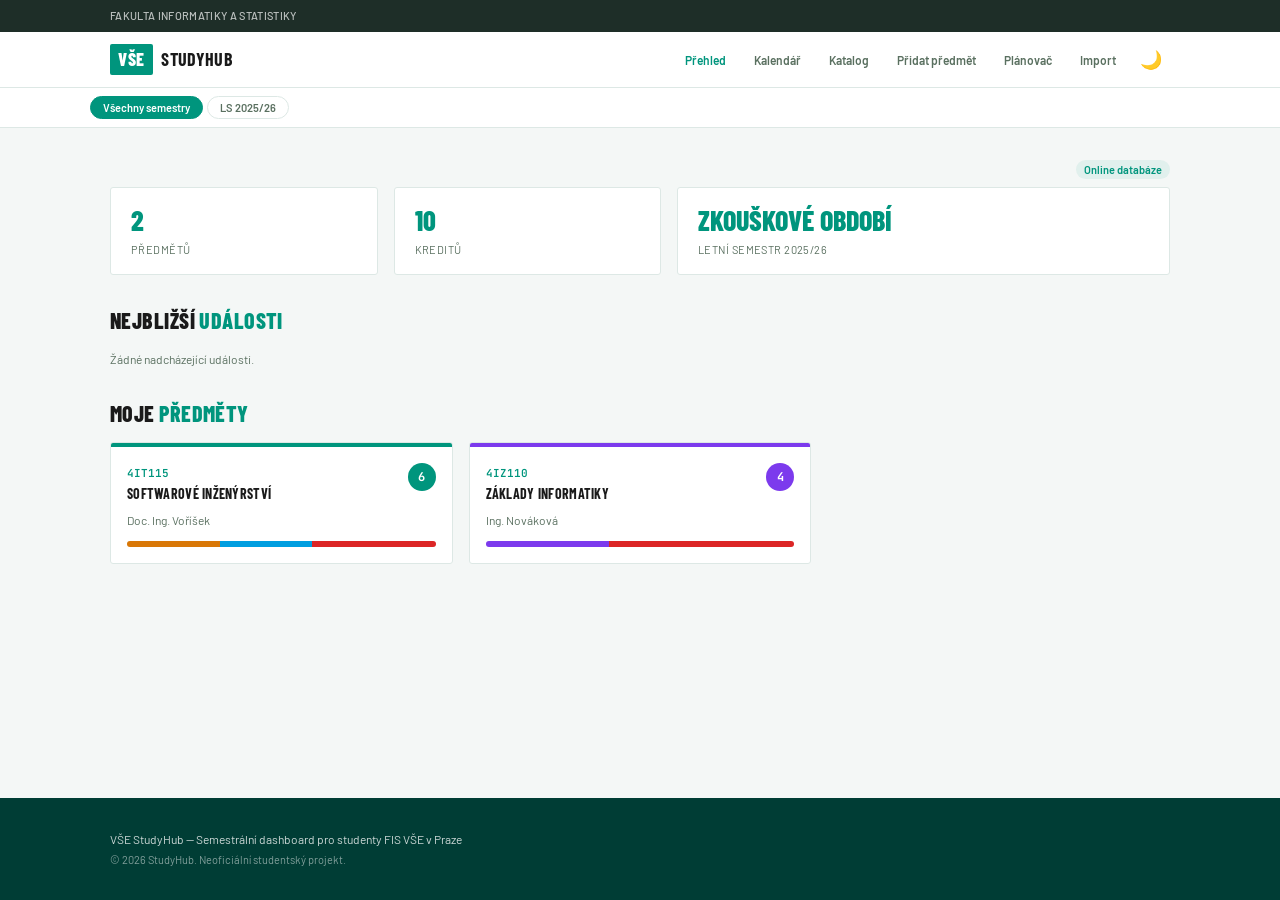
<file: index.html>
<!DOCTYPE html>
<html lang="cs">
<head>
  <meta charset="UTF-8">
  <meta name="viewport" content="width=device-width, initial-scale=1.0">
  <title>VŠE StudyHub</title>
  <meta name="description" content="Semestrální dashboard pro studenty FIS VŠE v Praze. Přehled předmětů, podmínek, termínů a AI plánovač zkouškového.">
  <meta property="og:title" content="VŠE StudyHub">
  <meta property="og:description" content="Semestrální dashboard pro studenty FIS VŠE. Předměty, termíny, podmínky a AI plánovač na jednom místě.">
  <meta property="og:type" content="website">
  <meta name="theme-color" content="#00957d">
  <link rel="icon" href="favicon.svg" type="image/svg+xml">

  <!-- Google Fonts -->
  <link rel="preconnect" href="https://fonts.googleapis.com">
  <link rel="preconnect" href="https://fonts.gstatic.com" crossorigin>
  <link href="https://fonts.googleapis.com/css2?family=Barlow:wght@400;500;600;700&family=Barlow+Condensed:wght@600;700;800&family=JetBrains+Mono:wght@400;500;600&display=swap" rel="stylesheet">

  <!-- Styles -->
  <link rel="stylesheet" href="css/variables.css">
  <link rel="stylesheet" href="css/base.css">
  <link rel="stylesheet" href="css/components.css">
  <link rel="stylesheet" href="css/dashboard.css">
  <link rel="stylesheet" href="css/course-detail.css">
  <link rel="stylesheet" href="css/form.css">
  <link rel="stylesheet" href="css/calendar.css">
  <link rel="stylesheet" href="css/planner.css">
  <link rel="stylesheet" href="css/import.css">
  <link rel="stylesheet" href="css/catalog.css">
</head>
<body>

  <!-- Top utility bar -->
  <div class="topbar">
    <div class="page">
      <span class="topbar__text">Fakulta informatiky a statistiky</span>
    </div>
  </div>

  <!-- Navbar -->
  <nav class="navbar">
    <div class="page navbar__inner">
      <a href="#/" class="navbar__brand">
        <span class="navbar__logo">VŠE</span>
        <span class="navbar__title">StudyHub</span>
      </a>
      <div class="navbar__nav">
        <a href="#/" class="navbar__link navbar__link--active">Přehled</a>
        <a href="#/calendar" class="navbar__link">Kalendář</a>
        <a href="#/browse" class="navbar__link">Katalog</a>
        <a href="#/course/new" class="navbar__link">Přidat předmět</a>
        <a href="#/planner" class="navbar__link">Plánovač</a>
        <a href="#/import" class="navbar__link">Import</a>
        <button class="navbar__theme-toggle" id="theme-toggle" type="button" title="Přepnout tmavý/světlý režim"></button>
      </div>
    </div>
  </nav>

  <!-- Semester switcher -->
  <div class="semester-bar" id="semester-bar" style="display:none">
    <div class="page semester-bar__inner">
      <div class="semester-bar__tabs" id="semester-tabs"></div>
    </div>
  </div>

  <!-- Main content -->
  <main id="app" class="page">
    <noscript>
      <div style="padding:2rem;text-align:center">
        <h2>VŠE StudyHub vyžaduje JavaScript</h2>
        <p>Povolit JavaScript v prohlížeči pro zobrazení aplikace.</p>
      </div>
    </noscript>
  </main>

  <!-- Footer -->
  <footer class="footer">
    <div class="page">
      <p class="footer__text">VŠE StudyHub &mdash; Semestrální dashboard pro studenty FIS VŠE v Praze</p>
      <p class="footer__copy">&copy; 2026 StudyHub. Neoficiální studentský projekt.</p>
    </div>
  </footer>

  <script type="module" src="js/app.js"></script>
</body>
</html>
</file>
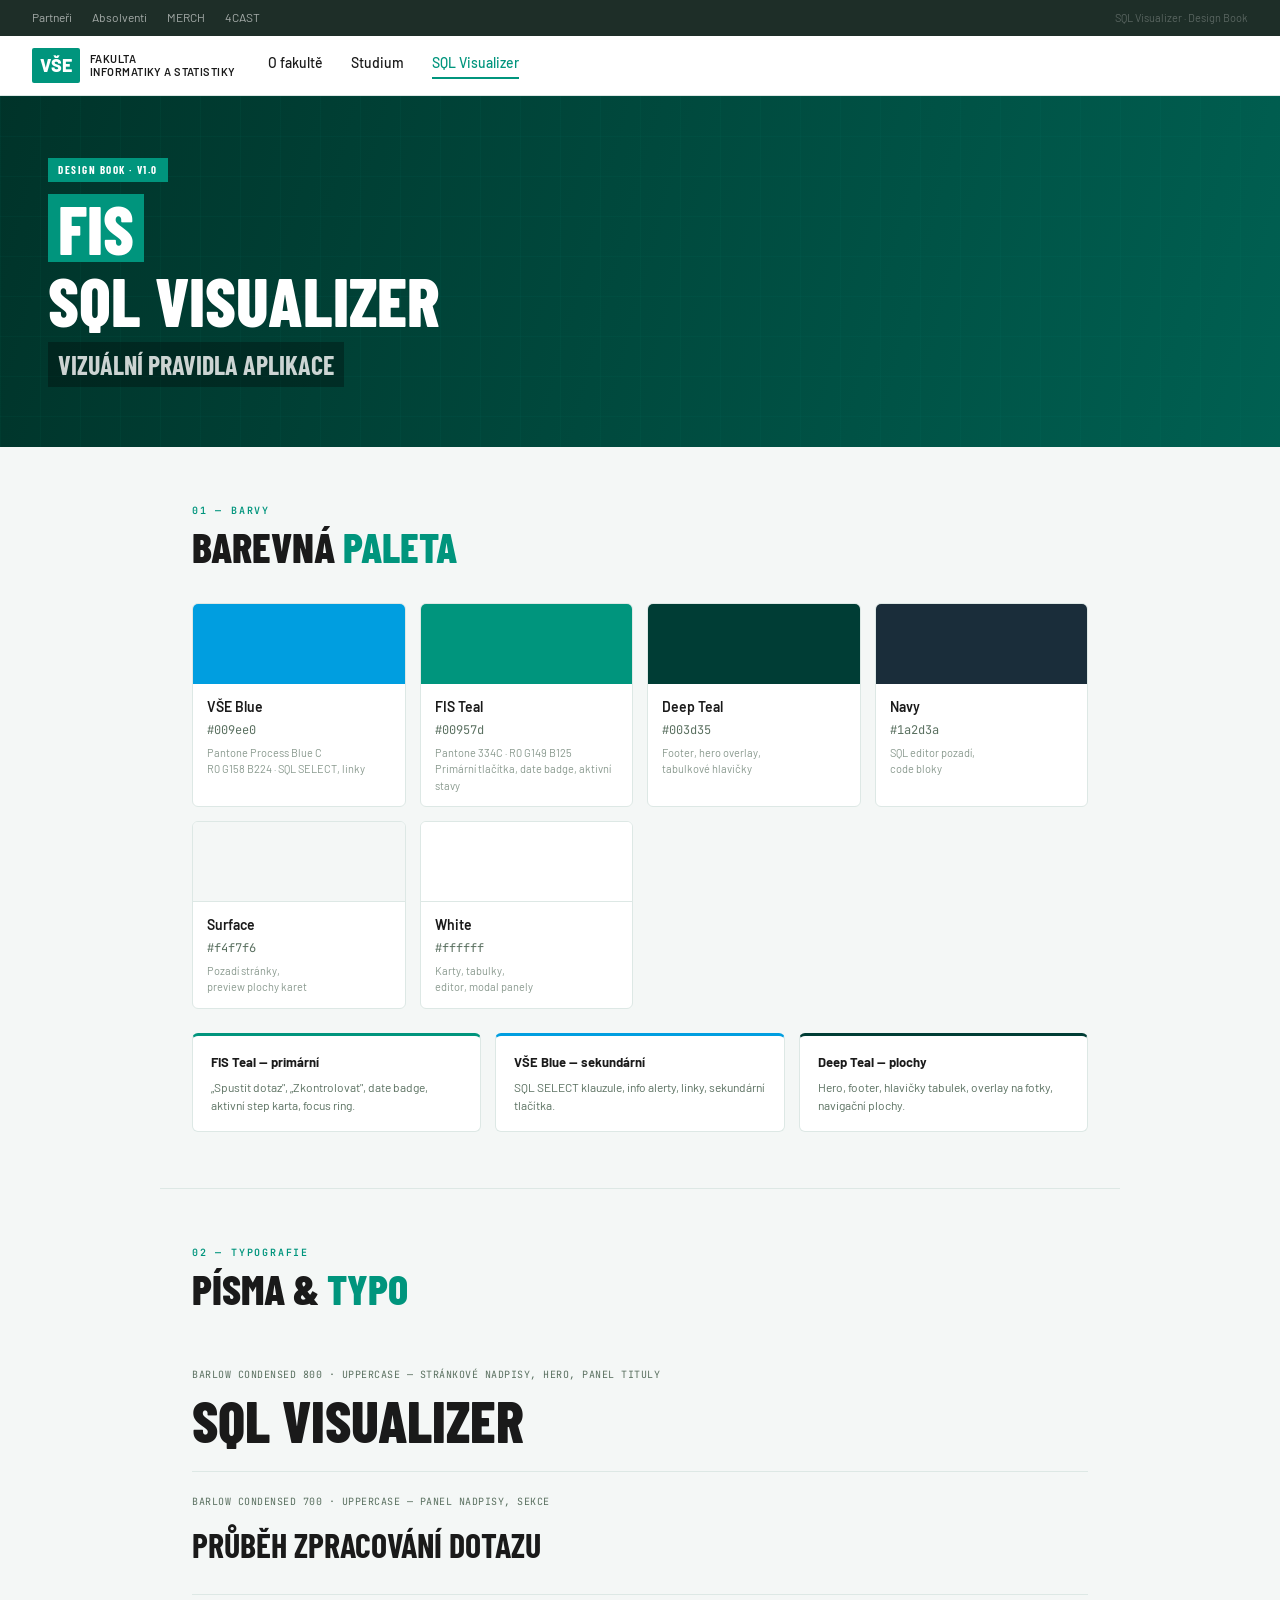
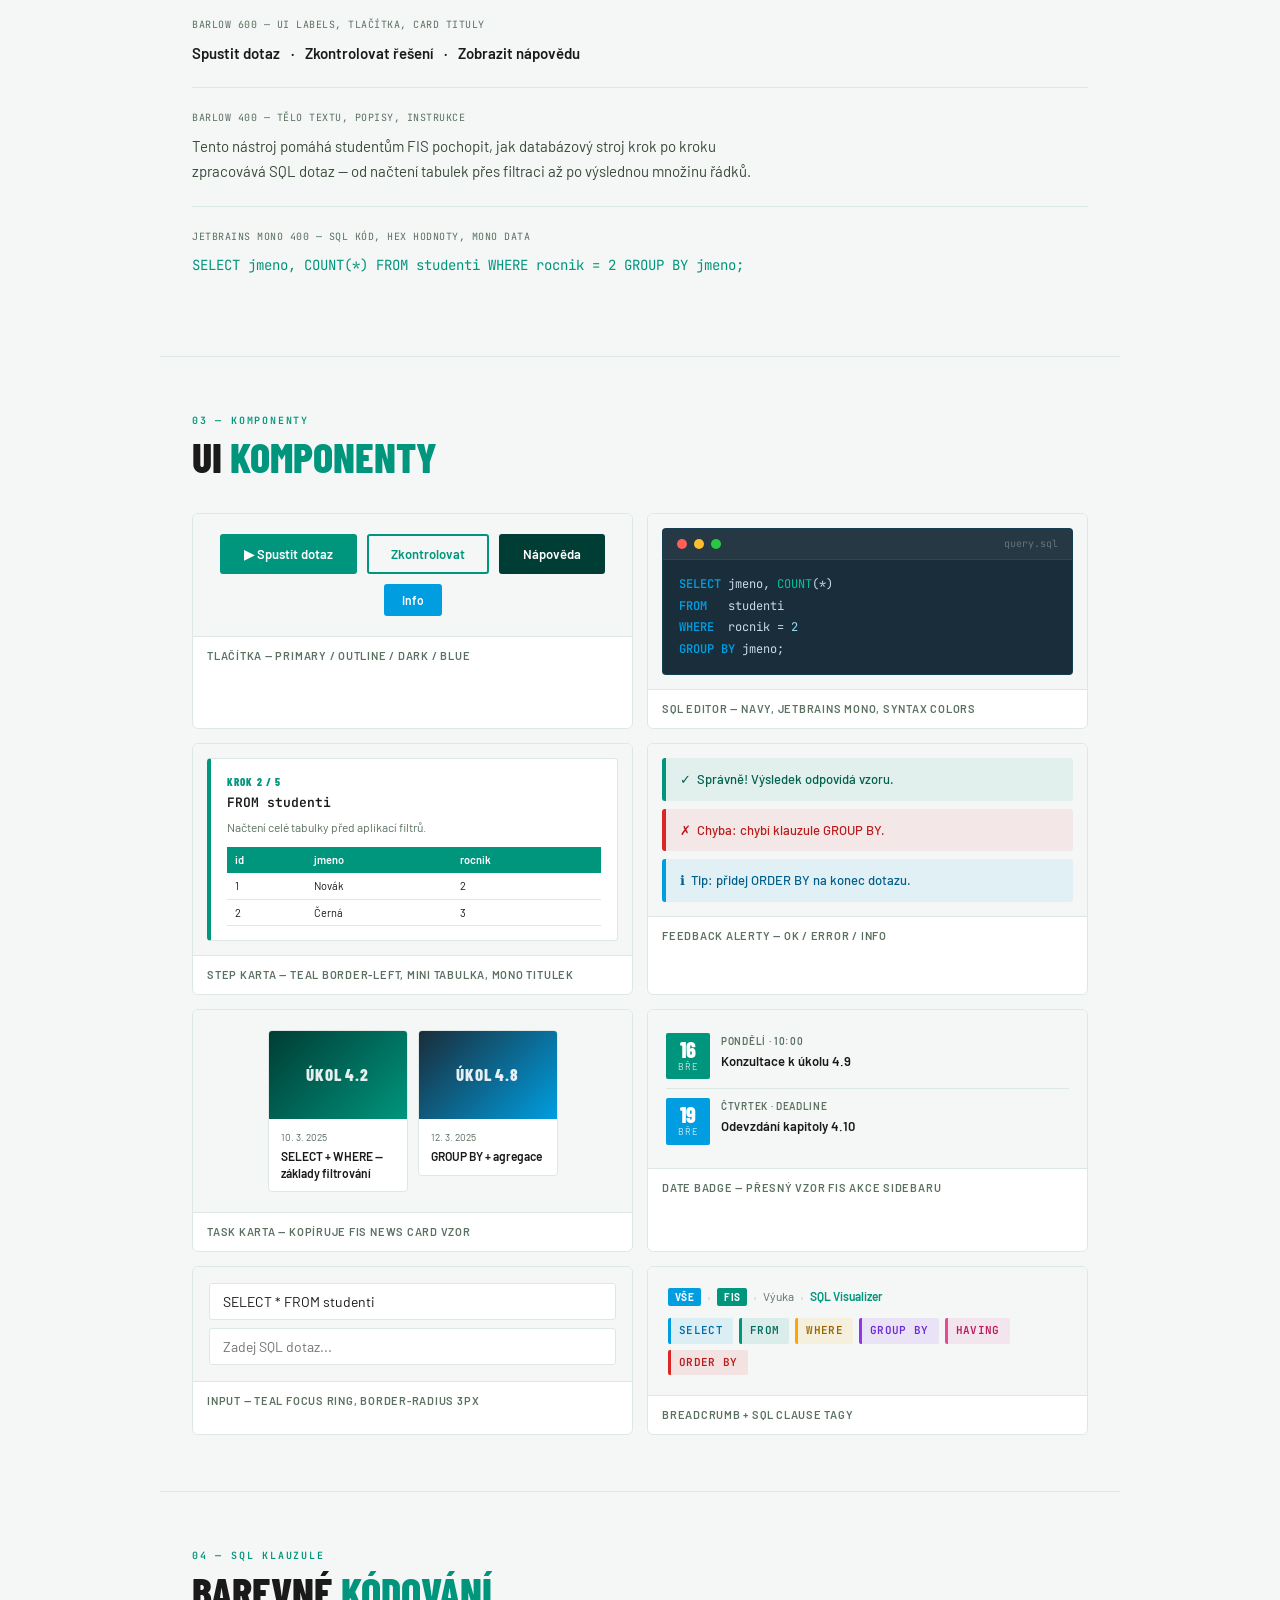
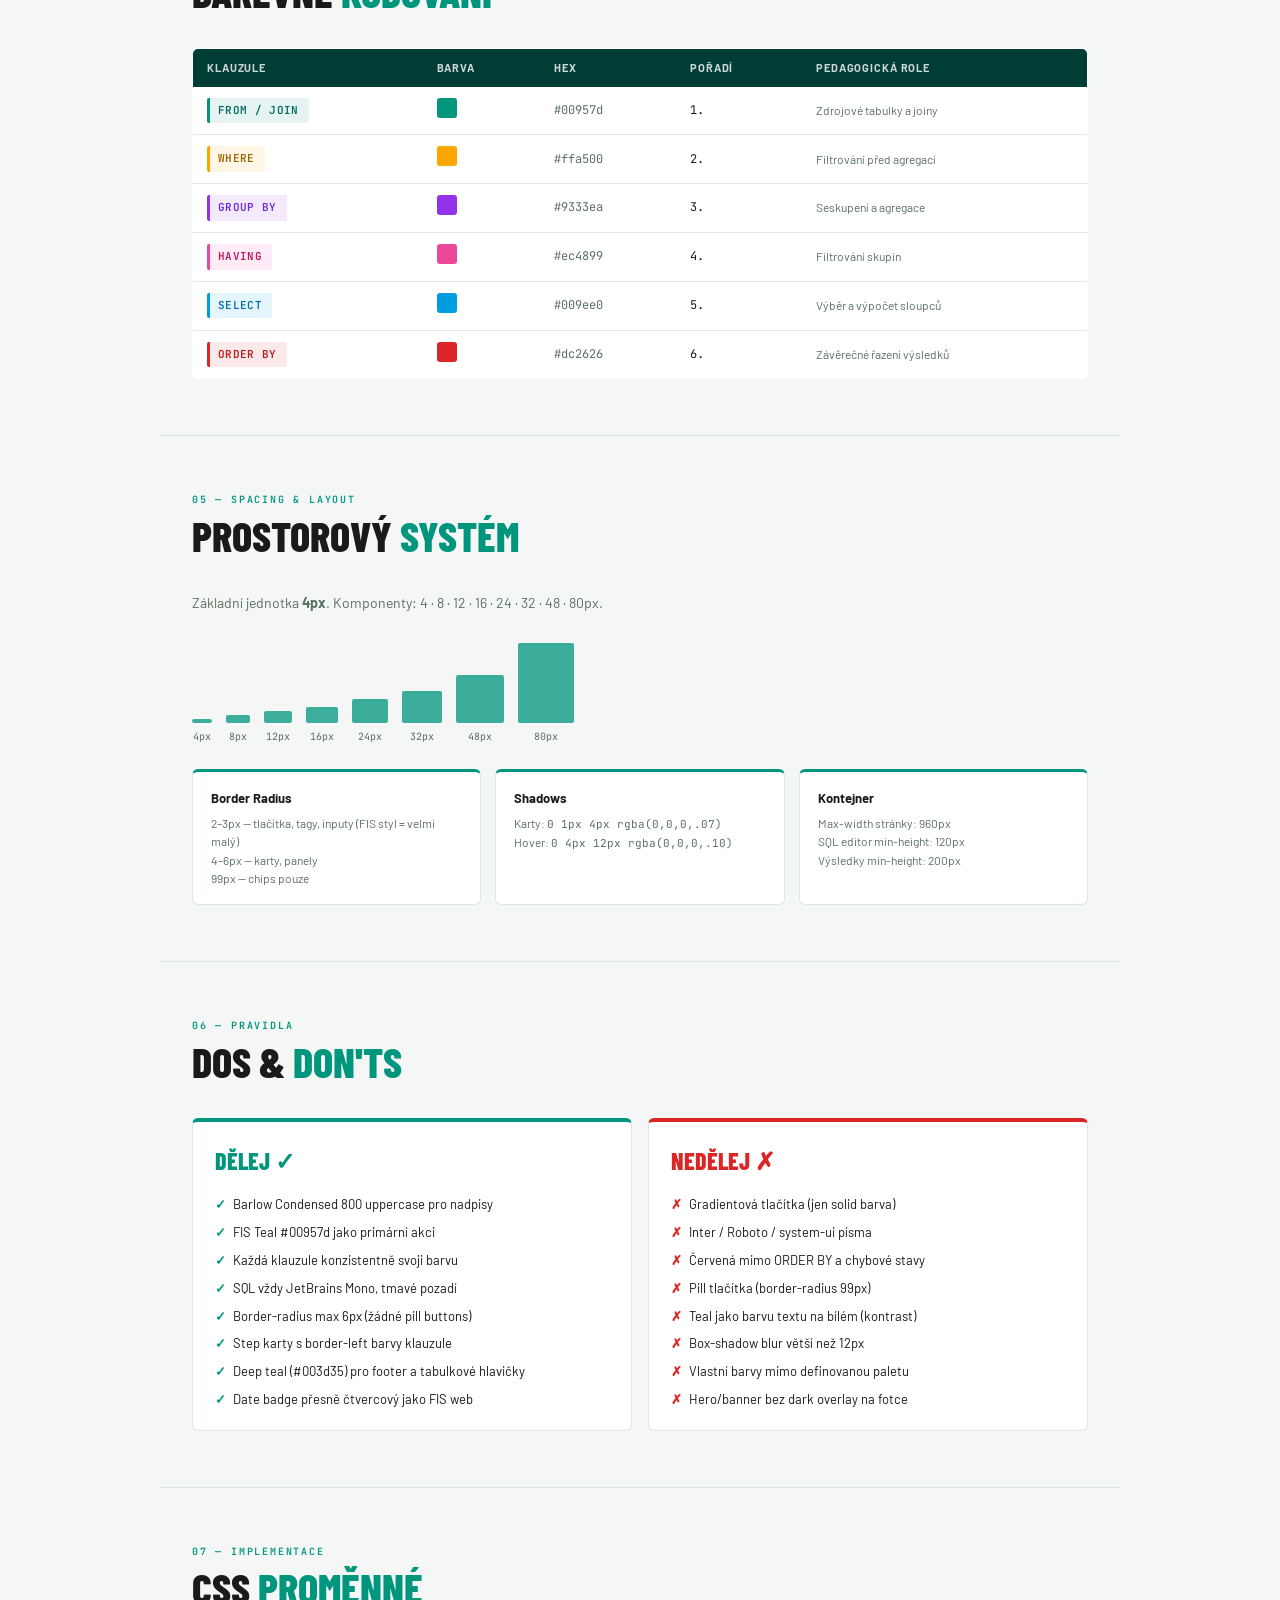
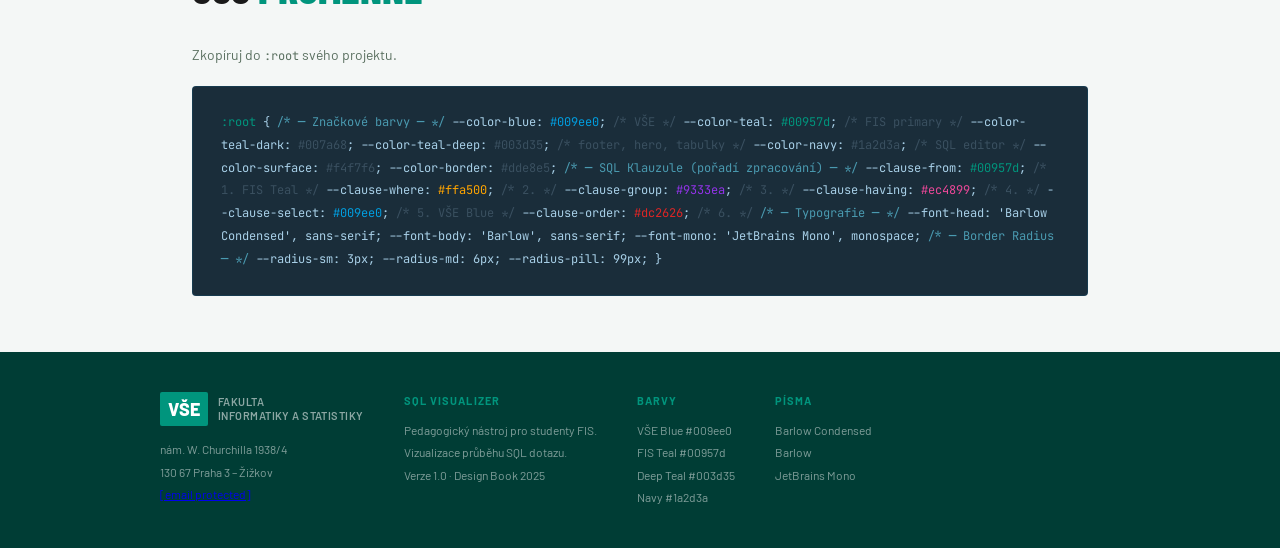
<file: docs/fis-design-book.html>
<!DOCTYPE html>
<html lang="cs">
<head>
<meta charset="UTF-8">
<meta name="viewport" content="width=device-width, initial-scale=1.0">
<title>FIS VŠE — Design Book</title>
<link href="https://fonts.googleapis.com/css2?family=Barlow+Condensed:wght@600;700;800&family=Barlow:wght@400;500;600&family=JetBrains+Mono:wght@400;600&display=swap" rel="stylesheet">
<style>
  :root {
    --blue:       #009ee0;
    --teal:       #00957d;
    --teal-dark:  #007a68;
    --teal-deep:  #003d35;
    --navy:       #1a2d3a;
    --dark-nav:   #1e2e28;
    --white:      #ffffff;
    --off-white:  #f4f7f6;
    --muted:      #5a7060;
    --text:       #1a1a1a;
    --border:     #dde8e5;
    --font-head:  'Barlow Condensed', sans-serif;
    --font-body:  'Barlow', sans-serif;
    --font-mono:  'JetBrains Mono', monospace;
  }
  *, *::before, *::after { box-sizing: border-box; margin: 0; padding: 0; }
  body { font-family: var(--font-body); background: var(--off-white); color: var(--text); font-size: 15px; line-height: 1.6; }

  /* TOPBAR */
  .topbar { background: var(--dark-nav); color: rgba(255,255,255,.65); font-size: 12px; padding: 0 32px; display: flex; align-items: center; justify-content: space-between; height: 36px; }
  .topbar a { color: rgba(255,255,255,.6); text-decoration: none; margin-right: 20px; }

  /* NAVBAR */
  .navbar { background: #fff; border-bottom: 1px solid var(--border); padding: 0 32px; display: flex; align-items: center; gap: 32px; height: 60px; }
  .logo { display: flex; align-items: center; gap: 10px; text-decoration: none; }
  .logo-vse { background: var(--teal); color: #fff; font-weight: 800; font-size: 18px; padding: 3px 8px; border-radius: 2px; }
  .logo-faculty { font-size: 11px; font-weight: 600; text-transform: uppercase; letter-spacing: .04em; color: var(--text); line-height: 1.25; }
  .nav-links { display: flex; gap: 28px; }
  .nav-links a { font-size: 14px; font-weight: 500; color: var(--text); text-decoration: none; }
  .nav-links a.active { color: var(--teal); border-bottom: 2px solid var(--teal); padding-bottom: 2px; }

  /* HERO */
  .hero { background: var(--teal-deep); position: relative; overflow: hidden; padding: 60px 48px; display: flex; align-items: flex-end; min-height: 210px; }
  .hero::before { content: ''; position: absolute; inset: 0; background: linear-gradient(105deg, rgba(0,50,40,.9) 0%, rgba(0,149,125,.4) 100%); }
  .hero-grid { position: absolute; inset: 0; background-image: linear-gradient(rgba(0,149,125,.06) 1px, transparent 1px), linear-gradient(90deg, rgba(0,149,125,.06) 1px, transparent 1px); background-size: 40px 40px; }
  .hero-content { position: relative; }
  .hero-eyebrow { display: inline-block; background: var(--teal); color: #fff; font-family: var(--font-head); font-size: 11px; font-weight: 700; letter-spacing: .14em; text-transform: uppercase; padding: 3px 10px; margin-bottom: 12px; }
  .hero h1 { font-family: var(--font-head); font-size: 68px; font-weight: 800; text-transform: uppercase; color: #fff; line-height: 1.0; }
  .hero h1 span { display: block; background: var(--teal); padding: 0 10px; width: fit-content; margin-bottom: 4px; }
  .hero-sub { font-family: var(--font-head); font-size: 26px; font-weight: 700; text-transform: uppercase; color: rgba(255,255,255,.8); margin-top: 8px; background: rgba(0,0,0,.3); padding: 2px 10px; width: fit-content; }

  /* LAYOUT */
  .page { max-width: 960px; margin: 0 auto; }
  .section { padding: 56px 32px; }
  .section + .section { border-top: 1px solid var(--border); }
  .section-index { font-family: var(--font-mono); font-size: 10px; font-weight: 600; color: var(--teal); text-transform: uppercase; letter-spacing: .18em; margin-bottom: 6px; }
  .section-title { font-family: var(--font-head); font-size: 42px; font-weight: 800; text-transform: uppercase; color: var(--text); line-height: 1.0; margin-bottom: 36px; }
  .section-title .accent { color: var(--teal); }

  /* COLORS */
  .color-grid { display: grid; grid-template-columns: repeat(auto-fill, minmax(185px, 1fr)); gap: 14px; }
  .swatch { border-radius: 6px; overflow: hidden; border: 1px solid var(--border); background: #fff; }
  .swatch-bar { height: 80px; }
  .swatch-body { padding: 12px 14px; }
  .swatch-name { font-weight: 600; font-size: 14px; }
  .swatch-hex  { font-family: var(--font-mono); font-size: 12px; color: var(--muted); margin-top: 2px; }
  .swatch-use  { font-size: 11px; color: #8a9a8f; margin-top: 5px; line-height: 1.5; }
  .role-row { display: flex; flex-wrap: wrap; gap: 14px; margin-top: 24px; }
  .role-card { flex: 1 1 200px; background: #fff; border: 1px solid var(--border); border-radius: 6px; padding: 16px 18px; border-top: 3px solid var(--teal); }
  .role-card h4 { font-size: 13px; font-weight: 700; margin-bottom: 5px; }
  .role-card p  { font-size: 12px; color: var(--muted); line-height: 1.55; }

  /* TYPOGRAPHY */
  .type-item { padding: 22px 0; border-bottom: 1px solid var(--border); }
  .type-item:last-child { border-bottom: none; }
  .type-meta { font-family: var(--font-mono); font-size: 10px; color: var(--muted); margin-bottom: 8px; letter-spacing:.05em; text-transform: uppercase; }

  /* COMP GRID */
  .comp-grid { display: grid; grid-template-columns: 1fr 1fr; gap: 14px; }
  @media(max-width:600px) { .comp-grid { grid-template-columns: 1fr; } }
  .comp-card { background: #fff; border: 1px solid var(--border); border-radius: 6px; overflow: hidden; }
  .comp-preview { padding: 20px; background: var(--off-white); display: flex; align-items: center; justify-content: center; flex-wrap: wrap; gap: 10px; min-height: 100px; border-bottom: 1px solid var(--border); }
  .comp-label { padding: 10px 14px; font-size: 11px; font-weight: 600; color: var(--muted); text-transform: uppercase; letter-spacing: .07em; }

  /* BUTTONS */
  .btn { display: inline-flex; align-items: center; gap: 6px; padding: 10px 22px; border-radius: 3px; font-family: var(--font-body); font-size: 13px; font-weight: 600; border: 2px solid transparent; cursor: pointer; text-decoration: none; transition: background .12s; }
  .btn-primary { background: var(--teal); color: #fff; border-color: var(--teal); }
  .btn-outline { background: transparent; color: var(--teal); border-color: var(--teal); }
  .btn-dark    { background: var(--teal-deep); color: #fff; border-color: var(--teal-deep); }
  .btn-blue    { background: var(--blue); color: #fff; border-color: var(--blue); font-size: 12px; padding: 7px 16px; }

  /* SQL EDITOR */
  .sql-editor { background: var(--navy); border-radius: 4px; overflow: hidden; border: 1px solid rgba(0,158,224,.15); }
  .sql-editor-topbar { background: rgba(255,255,255,.05); padding: 7px 14px; display: flex; align-items: center; gap: 7px; border-bottom: 1px solid rgba(255,255,255,.06); }
  .dot { width: 10px; height: 10px; border-radius: 50%; }
  .sql-editor-label { font-family: var(--font-mono); font-size: 10px; color: rgba(255,255,255,.3); margin-left: auto; }
  .sql-editor-body { padding: 14px 16px; font-family: var(--font-mono); font-size: 12px; line-height: 1.8; color: #c8dce8; white-space: pre; }
  .kw { color: #009ee0; font-weight: 600; }
  .fn { color: #00c49f; }
  .num { color: #9cdcfe; }

  /* STEP CARD */
  .step-card { background: #fff; border: 1px solid var(--border); border-radius: 4px; border-left: 4px solid var(--teal); padding: 14px 16px; }
  .step-number { font-family: var(--font-head); font-size: 11px; font-weight: 800; text-transform: uppercase; letter-spacing: .1em; color: var(--teal); margin-bottom: 3px; }
  .step-title  { font-family: var(--font-mono); font-size: 13px; font-weight: 600; color: var(--text); }
  .step-desc   { font-size: 12px; color: var(--muted); margin-top: 4px; }
  .step-table  { margin-top: 10px; width: 100%; border-collapse: collapse; font-size: 11px; }
  .step-table th { background: var(--teal); color: #fff; padding: 4px 8px; text-align: left; font-weight: 600; }
  .step-table td { padding: 4px 8px; border-bottom: 1px solid var(--border); }

  /* ALERTS */
  .alert { padding: 11px 14px; border-radius: 3px; font-size: 13px; font-weight: 500; display: flex; align-items: center; gap: 9px; border-left: 4px solid; }
  .alert-ok   { background: rgba(0,149,125,.08); color: #00604f; border-color: var(--teal); }
  .alert-err  { background: rgba(220,38,38,.07);  color: #b91c1c; border-color: #dc2626; }
  .alert-info { background: rgba(0,158,224,.08); color: #005f8a; border-color: var(--blue); }

  /* NEWS CARD */
  .news-card { background: #fff; border: 1px solid var(--border); border-radius: 4px; overflow: hidden; font-size: 13px; width: 140px; flex-shrink: 0; }
  .news-img { height: 88px; display: flex; align-items: center; justify-content: center; font-family: var(--font-head); font-size: 17px; font-weight: 800; text-transform: uppercase; color: rgba(255,255,255,.9); letter-spacing: .05em; }
  .news-body  { padding: 10px 12px; }
  .news-date  { font-size: 10px; color: var(--muted); margin-bottom: 3px; }
  .news-title { font-weight: 600; font-size: 12px; line-height: 1.4; }

  /* EVENT */
  .event-row { display: flex; align-items: flex-start; gap: 11px; padding: 9px 0; border-bottom: 1px solid var(--border); }
  .event-date-box { background: var(--teal); color: #fff; min-width: 44px; text-align: center; padding: 5px 4px; border-radius: 2px; flex-shrink: 0; }
  .event-day   { font-family: var(--font-head); font-size: 22px; font-weight: 800; line-height: 1; }
  .event-month { font-size: 9px; text-transform: uppercase; letter-spacing: .08em; opacity: .85; }
  .event-type  { font-size: 10px; font-weight: 600; color: var(--muted); text-transform: uppercase; letter-spacing: .07em; }
  .event-title { font-size: 13px; font-weight: 600; margin-top: 2px; }

  /* TAGS */
  .tag { display: inline-flex; align-items: center; padding: 4px 10px 4px 8px; border-radius: 2px; font-family: var(--font-mono); font-size: 11px; font-weight: 600; letter-spacing: .03em; border-left: 3px solid; }
  .tag-select { background: rgba(0,158,224,.10); color: #006fa8; border-color: var(--blue); }
  .tag-from   { background: rgba(0,149,125,.10); color: #006b5e; border-color: var(--teal); }
  .tag-where  { background: rgba(255,165,0,.10);  color: #9a6500; border-color: #ffa500; }
  .tag-group  { background: rgba(147,51,234,.10); color: #6d28d9; border-color: #9333ea; }
  .tag-having { background: rgba(236,72,153,.10); color: #be185d; border-color: #ec4899; }
  .tag-order  { background: rgba(220,38,38,.10);  color: #b91c1c; border-color: #dc2626; }

  /* INPUT */
  .fis-input { width: 100%; padding: 9px 13px; border: 1.5px solid var(--border); border-radius: 3px; font-family: var(--font-body); font-size: 14px; color: var(--text); background: #fff; outline: none; transition: border-color .12s, box-shadow .12s; }
  .fis-input:focus { border-color: var(--teal); box-shadow: 0 0 0 3px rgba(0,149,125,.12); }

  /* BREADCRUMB */
  .breadcrumb { display: flex; align-items: center; gap: 6px; font-size: 12px; flex-wrap: wrap; }
  .bc-badge  { background: var(--blue); color: #fff; font-size: 10px; font-weight: 700; padding: 1px 7px; border-radius: 2px; text-transform: uppercase; letter-spacing: .04em; }
  .bc-item   { color: var(--muted); }
  .bc-sep    { color: #bbb; font-size: 10px; }
  .bc-active { color: var(--teal); font-weight: 600; }

  /* CLAUSE TABLE */
  .clause-table { width: 100%; border-collapse: collapse; font-size: 13px; background: #fff; border-radius: 6px; overflow: hidden; border: 1px solid var(--border); }
  .clause-table th { background: var(--teal-deep); color: rgba(255,255,255,.8); padding: 10px 14px; text-align: left; font-size: 11px; font-weight: 700; text-transform: uppercase; letter-spacing: .08em; }
  .clause-table td { padding: 11px 14px; border-bottom: 1px solid var(--border); vertical-align: middle; }
  .clause-table tr:last-child td { border-bottom: none; }
  .clause-table tr:hover td { background: var(--off-white); }
  .cdot { width: 20px; height: 20px; border-radius: 3px; display: inline-block; }

  /* SPACING */
  .space-row { display: flex; align-items: flex-end; gap: 14px; flex-wrap: wrap; }
  .space-col { display: flex; flex-direction: column; align-items: center; gap: 6px; }
  .space-bar { background: var(--teal); border-radius: 2px; opacity: .75; }
  .space-val { font-family: var(--font-mono); font-size: 10px; color: var(--muted); }

  /* DO/DON'T */
  .dd-grid { display: grid; grid-template-columns: 1fr 1fr; gap: 16px; }
  @media(max-width:580px){ .dd-grid { grid-template-columns: 1fr; } }
  .dd-card { background: #fff; border: 1px solid var(--border); border-radius: 6px; padding: 20px 22px; border-top: 4px solid; }
  .dd-do { border-top-color: var(--teal); }
  .dd-dont { border-top-color: #dc2626; }
  .dd-head { font-family: var(--font-head); font-size: 24px; font-weight: 800; text-transform: uppercase; margin-bottom: 14px; }
  .dd-do .dd-head   { color: var(--teal); }
  .dd-dont .dd-head { color: #dc2626; }
  .dd-list { list-style: none; display: flex; flex-direction: column; gap: 7px; }
  .dd-list li { font-size: 13px; color: var(--text); padding-left: 18px; position: relative; }
  .dd-list li::before { position: absolute; left: 0; font-weight: 700; }
  .dd-do   .dd-list li::before { content: '✓'; color: var(--teal); }
  .dd-dont .dd-list li::before { content: '✗'; color: #dc2626; }

  /* CODE BLOCK */
  .code-block { background: var(--navy); color: #a8d0e8; font-family: var(--font-mono); font-size: 12px; line-height: 1.9; padding: 24px 28px; border-radius: 4px; overflow-x: auto; border: 1px solid rgba(0,158,224,.12); }

  /* FOOTER */
  .site-footer { background: var(--teal-deep); color: rgba(255,255,255,.5); padding: 40px 32px; }
  .footer-inner { max-width: 960px; margin: 0 auto; display: flex; flex-wrap: wrap; gap: 40px; }
  .footer-col h5 { color: var(--teal); font-size: 11px; font-weight: 700; text-transform: uppercase; letter-spacing: .1em; margin-bottom: 10px; }
  .footer-col p  { font-size: 12px; line-height: 1.85; }
  .footer-bottom { background: rgba(0,0,0,.25); text-align: center; padding: 14px; font-family: var(--font-mono); font-size: 11px; color: rgba(255,255,255,.28); letter-spacing: .05em; }
</style>
</head>
<body>

<!-- TOPBAR -->
<div class="topbar">
  <div><a href="#">Partneři</a><a href="#">Absolventi</a><a href="#">MERCH</a><a href="#">4CAST</a></div>
  <div style="opacity:.4;font-size:11px;">SQL Visualizer · Design Book</div>
</div>

<!-- NAVBAR -->
<div class="navbar">
  <div class="logo">
    <div class="logo-vse">VŠE</div>
    <div class="logo-faculty">Fakulta<br>informatiky a statistiky</div>
  </div>
  <nav class="nav-links">
    <a href="#">O fakultě</a>
    <a href="#">Studium</a>
    <a href="#" class="active">SQL Visualizer</a>
  </nav>
</div>

<!-- HERO -->
<div class="hero">
  <div class="hero-grid"></div>
  <div class="hero-content">
    <div class="hero-eyebrow">Design Book · v1.0</div>
    <h1><span>FIS</span>SQL Visualizer</h1>
    <div class="hero-sub">Vizuální pravidla aplikace</div>
  </div>
</div>

<div class="page">

  <!-- 01 BARVY -->
  <div class="section">
    <div class="section-index">01 — Barvy</div>
    <h2 class="section-title">Barevná <span class="accent">paleta</span></h2>
    <div class="color-grid">
      <div class="swatch">
        <div class="swatch-bar" style="background:#009ee0;"></div>
        <div class="swatch-body"><div class="swatch-name">VŠE Blue</div><div class="swatch-hex">#009ee0</div><div class="swatch-use">Pantone Process Blue C<br>R0 G158 B224 · SQL SELECT, linky</div></div>
      </div>
      <div class="swatch">
        <div class="swatch-bar" style="background:#00957d;"></div>
        <div class="swatch-body"><div class="swatch-name">FIS Teal</div><div class="swatch-hex">#00957d</div><div class="swatch-use">Pantone 334C · R0 G149 B125<br>Primární tlačítka, date badge, aktivní stavy</div></div>
      </div>
      <div class="swatch">
        <div class="swatch-bar" style="background:#003d35;"></div>
        <div class="swatch-body"><div class="swatch-name">Deep Teal</div><div class="swatch-hex">#003d35</div><div class="swatch-use">Footer, hero overlay,<br>tabulkové hlavičky</div></div>
      </div>
      <div class="swatch">
        <div class="swatch-bar" style="background:#1a2d3a;"></div>
        <div class="swatch-body"><div class="swatch-name">Navy</div><div class="swatch-hex">#1a2d3a</div><div class="swatch-use">SQL editor pozadí,<br>code bloky</div></div>
      </div>
      <div class="swatch">
        <div class="swatch-bar" style="background:#f4f7f6; border-bottom: 1px solid #dde8e5;"></div>
        <div class="swatch-body"><div class="swatch-name">Surface</div><div class="swatch-hex">#f4f7f6</div><div class="swatch-use">Pozadí stránky,<br>preview plochy karet</div></div>
      </div>
      <div class="swatch">
        <div class="swatch-bar" style="background:#fff; border-bottom:1px solid #dde8e5;"></div>
        <div class="swatch-body"><div class="swatch-name">White</div><div class="swatch-hex">#ffffff</div><div class="swatch-use">Karty, tabulky,<br>editor, modal panely</div></div>
      </div>
    </div>
    <div class="role-row">
      <div class="role-card" style="border-top-color:var(--teal);"><h4>FIS Teal — primární</h4><p>„Spustit dotaz", „Zkontrolovat", date badge, aktivní step karta, focus ring.</p></div>
      <div class="role-card" style="border-top-color:var(--blue);"><h4>VŠE Blue — sekundární</h4><p>SQL SELECT klauzule, info alerty, linky, sekundární tlačítka.</p></div>
      <div class="role-card" style="border-top-color:var(--teal-deep);"><h4>Deep Teal — plochy</h4><p>Hero, footer, hlavičky tabulek, overlay na fotky, navigační plochy.</p></div>
    </div>
  </div>

  <!-- 02 TYPOGRAFIE -->
  <div class="section">
    <div class="section-index">02 — Typografie</div>
    <h2 class="section-title">Písma & <span class="accent">typo</span></h2>
    <div>
      <div class="type-item">
        <div class="type-meta">Barlow Condensed 800 · uppercase — Stránkové nadpisy, hero, panel tituly</div>
        <div style="font-family:var(--font-head);font-size:58px;font-weight:800;text-transform:uppercase;line-height:1.0;">SQL Visualizer</div>
      </div>
      <div class="type-item">
        <div class="type-meta">Barlow Condensed 700 · uppercase — Panel nadpisy, sekce</div>
        <div style="font-family:var(--font-head);font-size:34px;font-weight:700;text-transform:uppercase;">Průběh zpracování dotazu</div>
      </div>
      <div class="type-item">
        <div class="type-meta">Barlow 600 — UI labels, tlačítka, card tituly</div>
        <div style="font-size:15px;font-weight:600;">Spustit dotaz &ensp;·&ensp; Zkontrolovat řešení &ensp;·&ensp; Zobrazit nápovědu</div>
      </div>
      <div class="type-item">
        <div class="type-meta">Barlow 400 — Tělo textu, popisy, instrukce</div>
        <div style="font-size:15px;max-width:600px;line-height:1.65;color:#3a4a3a;">Tento nástroj pomáhá studentům FIS pochopit, jak databázový stroj krok po kroku zpracovává SQL dotaz — od načtení tabulek přes filtraci až po výslednou množinu řádků.</div>
      </div>
      <div class="type-item">
        <div class="type-meta">JetBrains Mono 400 — SQL kód, hex hodnoty, mono data</div>
        <div style="font-family:var(--font-mono);font-size:14px;color:var(--teal);line-height:1.8;">SELECT jmeno, COUNT(*) FROM studenti WHERE rocnik = 2 GROUP BY jmeno;</div>
      </div>
    </div>
  </div>

  <!-- 03 KOMPONENTY -->
  <div class="section">
    <div class="section-index">03 — Komponenty</div>
    <h2 class="section-title">UI <span class="accent">Komponenty</span></h2>
    <div class="comp-grid">

      <div class="comp-card">
        <div class="comp-preview" style="flex-wrap:wrap;gap:10px;">
          <button class="btn btn-primary">▶ Spustit dotaz</button>
          <button class="btn btn-outline">Zkontrolovat</button>
          <button class="btn btn-dark">Nápověda</button>
          <button class="btn btn-blue">Info</button>
        </div>
        <div class="comp-label">Tlačítka — Primary / Outline / Dark / Blue</div>
      </div>

      <div class="comp-card">
        <div class="comp-preview" style="display:block;padding:14px;">
          <div class="sql-editor">
            <div class="sql-editor-topbar">
              <div class="dot" style="background:#ff5f57;"></div>
              <div class="dot" style="background:#febc2e;"></div>
              <div class="dot" style="background:#28c840;"></div>
              <div class="sql-editor-label">query.sql</div>
            </div>
            <div class="sql-editor-body"><span class="kw">SELECT</span> jmeno, <span class="fn">COUNT</span>(*)
<span class="kw">FROM</span>   studenti
<span class="kw">WHERE</span>  rocnik = <span class="num">2</span>
<span class="kw">GROUP BY</span> jmeno;</div>
          </div>
        </div>
        <div class="comp-label">SQL Editor — navy, JetBrains Mono, syntax colors</div>
      </div>

      <div class="comp-card">
        <div class="comp-preview" style="display:block;padding:14px;">
          <div class="step-card">
            <div class="step-number">Krok 2 / 5</div>
            <div class="step-title">FROM studenti</div>
            <div class="step-desc">Načtení celé tabulky před aplikací filtrů.</div>
            <table class="step-table">
              <tr><th>id</th><th>jmeno</th><th>rocnik</th></tr>
              <tr><td>1</td><td>Novák</td><td>2</td></tr>
              <tr><td>2</td><td>Černá</td><td>3</td></tr>
            </table>
          </div>
        </div>
        <div class="comp-label">Step karta — teal border-left, mini tabulka, mono titulek</div>
      </div>

      <div class="comp-card">
        <div class="comp-preview" style="display:block;padding:14px;">
          <div class="alert alert-ok">✓&nbsp; Správně! Výsledek odpovídá vzoru.</div>
          <div style="height:8px;"></div>
          <div class="alert alert-err">✗&nbsp; Chyba: chybí klauzule GROUP BY.</div>
          <div style="height:8px;"></div>
          <div class="alert alert-info">ℹ&nbsp; Tip: přidej ORDER BY na konec dotazu.</div>
        </div>
        <div class="comp-label">Feedback alerty — OK / Error / Info</div>
      </div>

      <div class="comp-card">
        <div class="comp-preview" style="align-items:flex-start;flex-wrap:nowrap;gap:10px;">
          <div class="news-card">
            <div class="news-img" style="background:linear-gradient(135deg,var(--teal-deep),var(--teal));">Úkol 4.2</div>
            <div class="news-body"><div class="news-date">10. 3. 2025</div><div class="news-title">SELECT + WHERE — základy filtrování</div></div>
          </div>
          <div class="news-card">
            <div class="news-img" style="background:linear-gradient(135deg,#1a2d3a,#009ee0);">Úkol 4.8</div>
            <div class="news-body"><div class="news-date">12. 3. 2025</div><div class="news-title">GROUP BY + agregace</div></div>
          </div>
        </div>
        <div class="comp-label">Task karta — kopíruje FIS news card vzor</div>
      </div>

      <div class="comp-card">
        <div class="comp-preview" style="display:block;padding:14px 18px;">
          <div class="event-row">
            <div class="event-date-box"><div class="event-day">16</div><div class="event-month">Bře</div></div>
            <div><div class="event-type">Pondělí · 10:00</div><div class="event-title">Konzultace k úkolu 4.9</div></div>
          </div>
          <div class="event-row" style="border:none;">
            <div class="event-date-box" style="background:var(--blue);"><div class="event-day">19</div><div class="event-month">Bře</div></div>
            <div><div class="event-type">Čtvrtek · Deadline</div><div class="event-title">Odevzdání kapitoly 4.10</div></div>
          </div>
        </div>
        <div class="comp-label">Date badge — přesný vzor FIS Akce sidebaru</div>
      </div>

    </div>

    <div style="display:grid;grid-template-columns:1fr 1fr;gap:14px;margin-top:14px;">
      <div class="comp-card">
        <div class="comp-preview" style="display:block;padding:16px;">
          <input class="fis-input" value="SELECT * FROM studenti" /><div style="height:8px;"></div>
          <input class="fis-input" placeholder="Zadej SQL dotaz..." />
        </div>
        <div class="comp-label">Input — teal focus ring, border-radius 3px</div>
      </div>
      <div class="comp-card">
        <div class="comp-preview" style="flex-direction:column;gap:12px;align-items:flex-start;">
          <div class="breadcrumb">
            <span class="bc-badge">VŠE</span><span class="bc-sep">›</span>
            <span class="bc-badge" style="background:var(--teal);">FIS</span><span class="bc-sep">›</span>
            <span class="bc-item">Výuka</span><span class="bc-sep">›</span>
            <span class="bc-active">SQL Visualizer</span>
          </div>
          <div style="display:flex;flex-wrap:wrap;gap:6px;">
            <span class="tag tag-select">SELECT</span><span class="tag tag-from">FROM</span>
            <span class="tag tag-where">WHERE</span><span class="tag tag-group">GROUP BY</span>
            <span class="tag tag-having">HAVING</span><span class="tag tag-order">ORDER BY</span>
          </div>
        </div>
        <div class="comp-label">Breadcrumb + SQL clause tagy</div>
      </div>
    </div>
  </div>

  <!-- 04 KLAUZULE -->
  <div class="section">
    <div class="section-index">04 — SQL klauzule</div>
    <h2 class="section-title">Barevné <span class="accent">kódování</span></h2>
    <table class="clause-table">
      <thead><tr><th>Klauzule</th><th>Barva</th><th>Hex</th><th>Pořadí</th><th>Pedagogická role</th></tr></thead>
      <tbody>
        <tr><td><span class="tag tag-from">FROM / JOIN</span></td><td><div class="cdot" style="background:#00957d;"></div></td><td style="font-family:var(--font-mono);font-size:12px;color:var(--muted);">#00957d</td><td style="font-family:var(--font-mono);font-size:12px;">1.</td><td style="font-size:12px;color:var(--muted);">Zdrojové tabulky a joiny</td></tr>
        <tr><td><span class="tag tag-where">WHERE</span></td><td><div class="cdot" style="background:#ffa500;"></div></td><td style="font-family:var(--font-mono);font-size:12px;color:var(--muted);">#ffa500</td><td style="font-family:var(--font-mono);font-size:12px;">2.</td><td style="font-size:12px;color:var(--muted);">Filtrování před agregací</td></tr>
        <tr><td><span class="tag tag-group">GROUP BY</span></td><td><div class="cdot" style="background:#9333ea;"></div></td><td style="font-family:var(--font-mono);font-size:12px;color:var(--muted);">#9333ea</td><td style="font-family:var(--font-mono);font-size:12px;">3.</td><td style="font-size:12px;color:var(--muted);">Seskupení a agregace</td></tr>
        <tr><td><span class="tag tag-having">HAVING</span></td><td><div class="cdot" style="background:#ec4899;"></div></td><td style="font-family:var(--font-mono);font-size:12px;color:var(--muted);">#ec4899</td><td style="font-family:var(--font-mono);font-size:12px;">4.</td><td style="font-size:12px;color:var(--muted);">Filtrování skupin</td></tr>
        <tr><td><span class="tag tag-select">SELECT</span></td><td><div class="cdot" style="background:#009ee0;"></div></td><td style="font-family:var(--font-mono);font-size:12px;color:var(--muted);">#009ee0</td><td style="font-family:var(--font-mono);font-size:12px;">5.</td><td style="font-size:12px;color:var(--muted);">Výběr a výpočet sloupců</td></tr>
        <tr><td><span class="tag tag-order">ORDER BY</span></td><td><div class="cdot" style="background:#dc2626;"></div></td><td style="font-family:var(--font-mono);font-size:12px;color:var(--muted);">#dc2626</td><td style="font-family:var(--font-mono);font-size:12px;">6.</td><td style="font-size:12px;color:var(--muted);">Závěrečné řazení výsledků</td></tr>
      </tbody>
    </table>
  </div>

  <!-- 05 SPACING -->
  <div class="section">
    <div class="section-index">05 — Spacing & Layout</div>
    <h2 class="section-title">Prostorový <span class="accent">systém</span></h2>
    <p style="color:var(--muted);font-size:14px;margin-bottom:28px;">Základní jednotka <strong>4px</strong>. Komponenty: 4 · 8 · 12 · 16 · 24 · 32 · 48 · 80px.</p>
    <div class="space-row">
      <div class="space-col"><div class="space-bar" style="width:20px;height:4px;"></div><div class="space-val">4px</div></div>
      <div class="space-col"><div class="space-bar" style="width:24px;height:8px;"></div><div class="space-val">8px</div></div>
      <div class="space-col"><div class="space-bar" style="width:28px;height:12px;"></div><div class="space-val">12px</div></div>
      <div class="space-col"><div class="space-bar" style="width:32px;height:16px;"></div><div class="space-val">16px</div></div>
      <div class="space-col"><div class="space-bar" style="width:36px;height:24px;"></div><div class="space-val">24px</div></div>
      <div class="space-col"><div class="space-bar" style="width:40px;height:32px;"></div><div class="space-val">32px</div></div>
      <div class="space-col"><div class="space-bar" style="width:48px;height:48px;"></div><div class="space-val">48px</div></div>
      <div class="space-col"><div class="space-bar" style="width:56px;height:80px;"></div><div class="space-val">80px</div></div>
    </div>
    <div class="role-row" style="margin-top:24px;">
      <div class="role-card"><h4>Border Radius</h4><p>2–3px — tlačítka, tagy, inputy (FIS styl = velmi malý)<br>4–6px — karty, panely<br>99px — chips pouze</p></div>
      <div class="role-card"><h4>Shadows</h4><p>Karty: <span style="font-family:var(--font-mono);font-size:11px;">0 1px 4px rgba(0,0,0,.07)</span><br>Hover: <span style="font-family:var(--font-mono);font-size:11px;">0 4px 12px rgba(0,0,0,.10)</span></p></div>
      <div class="role-card"><h4>Kontejner</h4><p>Max-width stránky: 960px<br>SQL editor min-height: 120px<br>Výsledky min-height: 200px</p></div>
    </div>
  </div>

  <!-- 06 DO/DON'T -->
  <div class="section">
    <div class="section-index">06 — Pravidla</div>
    <h2 class="section-title">Dos & <span class="accent">Don'ts</span></h2>
    <div class="dd-grid">
      <div class="dd-card dd-do">
        <div class="dd-head">Dělej ✓</div>
        <ul class="dd-list">
          <li>Barlow Condensed 800 uppercase pro nadpisy</li>
          <li>FIS Teal #00957d jako primární akci</li>
          <li>Každá klauzule konzistentně svoji barvu</li>
          <li>SQL vždy JetBrains Mono, tmavé pozadí</li>
          <li>Border-radius max 6px (žádné pill buttons)</li>
          <li>Step karty s border-left barvy klauzule</li>
          <li>Deep teal (#003d35) pro footer a tabulkové hlavičky</li>
          <li>Date badge přesně čtvercový jako FIS web</li>
        </ul>
      </div>
      <div class="dd-card dd-dont">
        <div class="dd-head">Nedělej ✗</div>
        <ul class="dd-list">
          <li>Gradientová tlačítka (jen solid barva)</li>
          <li>Inter / Roboto / system-ui písma</li>
          <li>Červená mimo ORDER BY a chybové stavy</li>
          <li>Pill tlačítka (border-radius 99px)</li>
          <li>Teal jako barvu textu na bílém (kontrast)</li>
          <li>Box-shadow blur větší než 12px</li>
          <li>Vlastní barvy mimo definovanou paletu</li>
          <li>Hero/banner bez dark overlay na fotce</li>
        </ul>
      </div>
    </div>
  </div>

  <!-- 07 CSS VARS -->
  <div class="section">
    <div class="section-index">07 — Implementace</div>
    <h2 class="section-title">CSS <span class="accent">Proměnné</span></h2>
    <p style="color:var(--muted);font-size:14px;margin-bottom:20px;">Zkopíruj do <code style="font-family:var(--font-mono);font-size:12px;">:root</code> svého projektu.</p>
    <div class="code-block"><span style="color:#00957d;">:root</span> {
  <span style="color:#4a9ab0;">/* ─ Značkové barvy ─ */</span>
  --color-blue:       <span style="color:#009ee0;">#009ee0</span>;   <span style="color:#3a5060;">/* VŠE */</span>
  --color-teal:       <span style="color:#00957d;">#00957d</span>;   <span style="color:#3a5060;">/* FIS primary */</span>
  --color-teal-dark:  <span style="color:#3a5060;">#007a68</span>;
  --color-teal-deep:  <span style="color:#3a5060;">#003d35</span>;   <span style="color:#3a5060;">/* footer, hero, tabulky */</span>
  --color-navy:       <span style="color:#3a5060;">#1a2d3a</span>;   <span style="color:#3a5060;">/* SQL editor */</span>
  --color-surface:    <span style="color:#3a5060;">#f4f7f6</span>;
  --color-border:     <span style="color:#3a5060;">#dde8e5</span>;

  <span style="color:#4a9ab0;">/* ─ SQL Klauzule (pořadí zpracování) ─ */</span>
  --clause-from:      <span style="color:#00957d;">#00957d</span>;   <span style="color:#3a5060;">/* 1. FIS Teal */</span>
  --clause-where:     <span style="color:#ffa500;">#ffa500</span>;   <span style="color:#3a5060;">/* 2. */</span>
  --clause-group:     <span style="color:#9333ea;">#9333ea</span>;   <span style="color:#3a5060;">/* 3. */</span>
  --clause-having:    <span style="color:#ec4899;">#ec4899</span>;   <span style="color:#3a5060;">/* 4. */</span>
  --clause-select:    <span style="color:#009ee0;">#009ee0</span>;   <span style="color:#3a5060;">/* 5. VŠE Blue */</span>
  --clause-order:     <span style="color:#dc2626;">#dc2626</span>;   <span style="color:#3a5060;">/* 6. */</span>

  <span style="color:#4a9ab0;">/* ─ Typografie ─ */</span>
  --font-head:  'Barlow Condensed', sans-serif;
  --font-body:  'Barlow', sans-serif;
  --font-mono:  'JetBrains Mono', monospace;

  <span style="color:#4a9ab0;">/* ─ Border Radius ─ */</span>
  --radius-sm:   3px;
  --radius-md:   6px;
  --radius-pill: 99px;
}</div>
  </div>

</div>

<!-- FOOTER -->
<div class="site-footer">
  <div class="footer-inner">
    <div class="footer-col">
      <div class="logo" style="margin-bottom:12px;">
        <div class="logo-vse">VŠE</div>
        <div class="logo-faculty" style="color:rgba(255,255,255,.55);">Fakulta<br>informatiky a statistiky</div>
      </div>
      <p>nám. W. Churchilla 1938/4<br>130 67 Praha 3 – Žižkov<br><a href="/cdn-cgi/l/email-protection" class="__cf_email__" data-cfemail="47212e340731342269243d">[email&#160;protected]</a></p>
    </div>
    <div class="footer-col"><h5>SQL Visualizer</h5><p>Pedagogický nástroj pro studenty FIS.<br>Vizualizace průběhu SQL dotazu.<br>Verze 1.0 · Design Book 2025</p></div>
    <div class="footer-col"><h5>Barvy</h5><p>VŠE Blue #009ee0<br>FIS Teal #00957d<br>Deep Teal #003d35<br>Navy #1a2d3a</p></div>
    <div class="footer-col"><h5>Písma</h5><p>Barlow Condensed<br>Barlow<br>JetBrains Mono</p></div>
  </div>
</div>
<div class="footer-bo
</file>
<file: css/variables.css>
/* ==========================================================================
   VŠE StudyHub — Design Tokens
   Based on FIS VŠE visual identity
   ========================================================================== */

:root {
  /* ── Colors ─────────────────────────────────────────────────────────── */

  /* Primary — Teal (FIS brand) */
  --color-teal:          #00957d;
  --color-teal-dark:     #007a68;
  --color-teal-deep:     #003d35;
  --color-teal-light:    rgba(0, 149, 125, 0.08);
  --color-teal-medium:   rgba(0, 149, 125, 0.15);

  /* Secondary — Blue (FIS accent) */
  --color-blue:          #009ee0;
  --color-blue-light:    rgba(0, 158, 224, 0.08);

  /* Neutral */
  --color-white:         #ffffff;
  --color-off-white:     #f4f7f6;
  --color-border:        #dde8e5;
  --color-muted:         #5a7060;
  --color-text:          #1a1a1a;
  --color-dark-nav:      #1e2e28;
  --color-navy:          #1a2d3a;

  /* Semantic */
  --color-red:           #dc2626;
  --color-red-light:     rgba(220, 38, 38, 0.07);
  --color-amber:         #d97706;
  --color-amber-light:   #fef3c7;
  --color-green:         #166534;
  --color-green-light:   #dcfce7;
  --color-purple:        #7c3aed;

  /* Event type colors */
  --color-event-exam:    #dc2626;
  --color-event-test:    #d97706;
  --color-event-deadline: #009ee0;
  --color-event-presentation: #7c3aed;

  /* Credit badge colors (by credit count) */
  --color-credit-3:      #009ee0;
  --color-credit-4:      #7c3aed;
  --color-credit-5:      #d97706;
  --color-credit-6:      #00957d;
  --color-credit-7:      #dc2626;

  /* ── Typography ─────────────────────────────────────────────────────── */

  --font-heading:    'Barlow Condensed', sans-serif;
  --font-body:       'Barlow', sans-serif;
  --font-mono:       'JetBrains Mono', monospace;

  --text-xs:         11px;
  --text-sm:         12px;
  --text-base:       13px;
  --text-md:         14px;
  --text-lg:         18px;
  --text-xl:         22px;
  --text-2xl:        28px;
  --text-3xl:        36px;

  --weight-regular:  400;
  --weight-medium:   500;
  --weight-semibold: 600;
  --weight-bold:     700;
  --weight-extrabold: 800;

  /* ── Spacing ────────────────────────────────────────────────────────── */

  --space-1:         4px;
  --space-2:         8px;
  --space-3:         12px;
  --space-4:         16px;
  --space-5:         20px;
  --space-6:         24px;
  --space-8:         32px;
  --space-10:        40px;
  --space-12:        48px;

  /* ── Borders & Radius ───────────────────────────────────────────────── */

  --radius-sm:       2px;
  --radius-md:       3px;
  --radius-lg:       6px;
  --radius-full:     9999px;
  --border-width:    1px;

  /* ── Shadows ────────────────────────────────────────────────────────── */

  --shadow-sm:       0 1px 2px rgba(0, 0, 0, 0.05);
  --shadow-md:       0 4px 6px rgba(0, 0, 0, 0.07);
  --shadow-lg:       0 10px 15px rgba(0, 0, 0, 0.1);

  /* ── Layout ─────────────────────────────────────────────────────────── */

  --max-width:       1100px;
  --sidebar-width:   280px;
  --navbar-height:   56px;
  --topbar-height:   32px;

  /* ── Breakpoints (for reference, use in @media) ─────────────────────── */
  /* --bp-sm:  640px   */
  /* --bp-md:  768px   */
  /* --bp-lg:  1024px  */
  /* --bp-xl:  1280px  */

  /* ── Transitions ────────────────────────────────────────────────────── */

  --transition-fast:   0.12s ease;
  --transition-base:   0.2s ease;
  --transition-slow:   0.3s ease;

  /* ── Derived semantic colors ──────────────────────────────────────────── */

  --color-info-text:         #0369a1;
  --color-warning-text:      #92400e;
  --color-overlay:           rgba(0, 0, 0, 0.4);
  --color-topbar-text:       rgba(255, 255, 255, 0.7);
  --color-footer-text:       rgba(255, 255, 255, 0.8);
  --color-footer-copy:       rgba(255, 255, 255, 0.5);

  /* Component type colors */
  --color-comp-exam:         var(--color-red);
  --color-comp-test:         var(--color-amber);
  --color-comp-project:      var(--color-blue);
  --color-comp-homework:     var(--color-purple);
  --color-comp-seminar:      var(--color-teal);
  --color-comp-attendance:   var(--color-green);
  --color-comp-other:        var(--color-muted);

  /* Grade colors */
  --color-grade-1:           var(--color-green);
  --color-grade-2:           var(--color-teal);
  --color-grade-3:           var(--color-amber);
  --color-grade-4:           var(--color-red);

  /* Workload colors */
  --color-workload-lectures:  var(--color-teal);
  --color-workload-seminars:  var(--color-blue);
  --color-workload-project:   var(--color-purple);
  --color-workload-testprep:  var(--color-amber);
  --color-workload-examprep:  var(--color-red);

  /* Priority colors */
  --color-priority-high:     var(--color-red);
  --color-priority-high-bg:  var(--color-red-light);
  --color-priority-medium:   var(--color-amber);
  --color-priority-medium-bg: var(--color-amber-light);
  --color-priority-low:      var(--color-teal);
  --color-priority-low-bg:   var(--color-teal-light);
}

/* ── Dark theme ──────────────────────────────────────────────────────────── */

[data-theme="dark"] {
  --color-teal:            #00b894;
  --color-teal-dark:       #00957d;
  --color-teal-deep:       #001a15;
  --color-teal-light:      rgba(0, 184, 148, 0.1);
  --color-teal-medium:     rgba(0, 184, 148, 0.18);
  --color-blue:            #4fc3f7;
  --color-blue-light:      rgba(79, 195, 247, 0.1);
  --color-white:           #1a1f1e;
  --color-off-white:       #0f1413;
  --color-border:          #2a3530;
  --color-muted:           #8a9a8f;
  --color-text:            #e8ede9;
  --color-dark-nav:        #0a0f0d;
  --color-navy:            #0d1b24;
  --color-red:             #f87171;
  --color-red-light:       rgba(248, 113, 113, 0.12);
  --color-amber:           #fbbf24;
  --color-amber-light:     rgba(251, 191, 36, 0.12);
  --color-green:           #34d399;
  --color-green-light:     rgba(52, 211, 153, 0.12);
  --color-purple:          #a78bfa;

  --color-info-text:       #4fc3f7;
  --color-warning-text:    #fbbf24;
  --color-topbar-text:     rgba(255, 255, 255, 0.6);
  --color-footer-text:     rgba(255, 255, 255, 0.7);
  --color-footer-copy:     rgba(255, 255, 255, 0.4);
  --color-overlay:         rgba(0, 0, 0, 0.6);

  --shadow-sm:             0 1px 2px rgba(0, 0, 0, 0.2);
  --shadow-md:             0 4px 6px rgba(0, 0, 0, 0.3);
  --shadow-lg:             0 10px 15px rgba(0, 0, 0, 0.4);
}
</file>
<file: css/base.css>
/* ==========================================================================
   VŠE StudyHub — Base styles: reset, typography, layout, utilities
   ========================================================================== */

/* ── Reset ────────────────────────────────────────────────────────────────── */

*, *::before, *::after {
  box-sizing: border-box;
  margin: 0;
  padding: 0;
}

html {
  -webkit-font-smoothing: antialiased;
  -moz-osx-font-smoothing: grayscale;
}

body {
  font-family: var(--font-body);
  font-size: var(--text-base);
  font-weight: var(--weight-regular);
  color: var(--color-text);
  background-color: var(--color-off-white);
  line-height: 1.5;
  min-height: 100vh;
  display: flex;
  flex-direction: column;
}

img, svg {
  display: block;
  max-width: 100%;
}

a {
  color: inherit;
  text-decoration: none;
}

ul, ol {
  list-style: none;
}

/* ── Typography ───────────────────────────────────────────────────────────── */

h1, h2, h3, h4, h5, h6 {
  font-family: var(--font-heading);
  font-weight: var(--weight-extrabold);
  text-transform: uppercase;
  letter-spacing: 0.02em;
  line-height: 1.2;
}

h1 { font-size: var(--text-3xl); }
h2 { font-size: var(--text-2xl); }
h3 { font-size: var(--text-xl); }
h4 { font-size: var(--text-lg); }

.mono {
  font-family: var(--font-mono);
}

/* ── Layout ───────────────────────────────────────────────────────────────── */

.page {
  max-width: var(--max-width);
  margin-left: auto;
  margin-right: auto;
  padding-left: var(--space-5);
  padding-right: var(--space-5);
  width: 100%;
}

main#app {
  flex: 1;
  padding-top: var(--space-8);
  padding-bottom: var(--space-8);
  min-height: 400px;
}

/* ── Top bar ──────────────────────────────────────────────────────────────── */

.topbar {
  background-color: var(--color-dark-nav);
  height: var(--topbar-height);
  display: flex;
  align-items: center;
}

.topbar__text {
  font-size: var(--text-xs);
  color: var(--color-topbar-text);
  font-weight: var(--weight-medium);
  letter-spacing: 0.03em;
  text-transform: uppercase;
}

/* ── Navbar ───────────────────────────────────────────────────────────────── */

.navbar {
  background-color: var(--color-white);
  height: var(--navbar-height);
  border-bottom: var(--border-width) solid var(--color-border);
  position: sticky;
  top: 0;
  z-index: 100;
}

.navbar__inner {
  display: flex;
  align-items: center;
  justify-content: space-between;
  height: 100%;
}

.navbar__brand {
  display: flex;
  align-items: center;
  gap: var(--space-2);
}

.navbar__logo {
  font-family: var(--font-heading);
  font-weight: var(--weight-extrabold);
  font-size: var(--text-lg);
  color: var(--color-white);
  background-color: var(--color-teal);
  padding: 2px 8px;
  border-radius: var(--radius-sm);
  text-transform: uppercase;
  letter-spacing: 0.04em;
}

.navbar__title {
  font-family: var(--font-heading);
  font-weight: var(--weight-bold);
  font-size: var(--text-lg);
  color: var(--color-text);
  text-transform: uppercase;
  letter-spacing: 0.02em;
}

.navbar__nav {
  display: flex;
  align-items: center;
  gap: var(--space-1);
}

.navbar__link {
  font-family: var(--font-body);
  font-size: var(--text-sm);
  font-weight: var(--weight-semibold);
  color: var(--color-muted);
  padding: var(--space-2) var(--space-3);
  border-radius: var(--radius-md);
  transition: color var(--transition-fast), background-color var(--transition-fast);
}

.navbar__link:hover {
  color: var(--color-text);
  background-color: var(--color-off-white);
}

.navbar__link--active {
  color: var(--color-teal);
}

.navbar__theme-toggle {
  appearance: none;
  border: none;
  background: none;
  cursor: pointer;
  font-size: var(--text-lg);
  padding: var(--space-2);
  border-radius: var(--radius-md);
  line-height: 1;
  transition: background-color var(--transition-fast);
}

.navbar__theme-toggle:hover {
  background-color: var(--color-off-white);
}

/* ── Semester bar ─────────────────────────────────────────────────────────── */

.semester-bar {
  background-color: var(--color-white);
  border-bottom: var(--border-width) solid var(--color-border);
}

.semester-bar__inner {
  display: flex;
  align-items: center;
  padding: var(--space-2) 0;
}

.semester-bar__tabs {
  display: flex;
  gap: var(--space-1);
  overflow-x: auto;
  -webkit-overflow-scrolling: touch;
}

.semester-tab {
  appearance: none;
  border: var(--border-width) solid var(--color-border);
  background-color: var(--color-white);
  color: var(--color-muted);
  font-family: var(--font-body);
  font-size: var(--text-xs);
  font-weight: var(--weight-semibold);
  padding: var(--space-1) var(--space-3);
  border-radius: var(--radius-full);
  cursor: pointer;
  white-space: nowrap;
  transition: all var(--transition-fast);
}

.semester-tab:hover {
  border-color: var(--color-teal);
  color: var(--color-teal);
}

.semester-tab--active {
  background-color: var(--color-teal);
  border-color: var(--color-teal);
  color: var(--color-white);
}

/* ── Footer ───────────────────────────────────────────────────────────────── */

.footer {
  background-color: var(--color-teal-deep);
  color: var(--color-footer-text);
  padding: var(--space-8) 0;
  margin-top: auto;
}

.footer__text {
  font-size: var(--text-sm);
  margin-bottom: var(--space-1);
}

.footer__copy {
  font-size: var(--text-xs);
  color: var(--color-footer-copy);
}

/* ── Utilities ────────────────────────────────────────────────────────────── */

.text-muted  { color: var(--color-muted); }
.text-teal   { color: var(--color-teal); }
.text-sm     { font-size: var(--text-sm); }

.mt-1 { margin-top: var(--space-1); }
.mt-2 { margin-top: var(--space-2); }
.mt-3 { margin-top: var(--space-3); }
.mt-4 { margin-top: var(--space-4); }
.mt-5 { margin-top: var(--space-5); }
.mt-6 { margin-top: var(--space-6); }
.mt-8 { margin-top: var(--space-8); }

.mb-1 { margin-bottom: var(--space-1); }
.mb-2 { margin-bottom: var(--space-2); }
.mb-3 { margin-bottom: var(--space-3); }
.mb-4 { margin-bottom: var(--space-4); }
.mb-5 { margin-bottom: var(--space-5); }
.mb-6 { margin-bottom: var(--space-6); }
.mb-8 { margin-bottom: var(--space-8); }

.gap-1 { gap: var(--space-1); }
.gap-2 { gap: var(--space-2); }
.gap-3 { gap: var(--space-3); }
.gap-4 { gap: var(--space-4); }
.gap-5 { gap: var(--space-5); }
.gap-6 { gap: var(--space-6); }
</file>
<file: css/components.css>
/* ==========================================================================
   VŠE StudyHub — Shared UI components
   ========================================================================== */

/* ── Buttons ──────────────────────────────────────────────────────────────── */

.btn {
  display: inline-flex;
  align-items: center;
  justify-content: center;
  gap: var(--space-2);
  font-family: var(--font-body);
  font-size: var(--text-sm);
  font-weight: var(--weight-semibold);
  padding: var(--space-2) var(--space-4);
  border: var(--border-width) solid transparent;
  border-radius: var(--radius-md);
  cursor: pointer;
  transition: background-color var(--transition-fast), border-color var(--transition-fast), color var(--transition-fast);
  text-decoration: none;
  line-height: 1.4;
}

.btn--primary {
  background-color: var(--color-teal);
  color: var(--color-white);
  border-color: var(--color-teal);
}

.btn--primary:hover {
  background-color: var(--color-teal-dark);
  border-color: var(--color-teal-dark);
}

.btn--outline {
  background-color: transparent;
  color: var(--color-teal);
  border-color: var(--color-teal);
}

.btn--outline:hover {
  background-color: var(--color-teal-light);
}

/* ── Cards ────────────────────────────────────────────────────────────────── */

.card {
  background-color: var(--color-white);
  border: var(--border-width) solid var(--color-border);
  border-radius: var(--radius-md);
  padding: var(--space-5);
}

/* ── Badges ───────────────────────────────────────────────────────────────── */

.badge {
  display: inline-flex;
  align-items: center;
  justify-content: center;
  font-size: var(--text-xs);
  font-weight: var(--weight-semibold);
  padding: 2px var(--space-2);
  border-radius: var(--radius-full);
  line-height: 1.4;
}

.badge--credit {
  width: 28px;
  height: 28px;
  padding: 0;
  border-radius: var(--radius-full);
  font-family: var(--font-mono);
  font-size: var(--text-sm);
  font-weight: var(--weight-bold);
  color: var(--color-white);
  background-color: var(--color-teal);
}

/* ── Alerts ───────────────────────────────────────────────────────────────── */

.alert {
  padding: var(--space-3) var(--space-4);
  border-radius: var(--radius-md);
  font-size: var(--text-sm);
  border-left: 3px solid;
}

.alert--ok {
  background-color: var(--color-green-light);
  border-left-color: var(--color-green);
  color: var(--color-green);
}

.alert--error {
  background-color: var(--color-red-light);
  border-left-color: var(--color-red);
  color: var(--color-red);
}

.alert--info {
  background-color: var(--color-blue-light);
  border-left-color: var(--color-blue);
  color: var(--color-info-text);
}

.alert--warning {
  background-color: var(--color-amber-light);
  border-left-color: var(--color-amber);
  color: var(--color-warning-text);
}

/* ── Tags ─────────────────────────────────────────────────────────────────── */

.tag {
  display: inline-flex;
  align-items: center;
  font-size: var(--text-xs);
  font-weight: var(--weight-medium);
  padding: var(--space-1) var(--space-3);
  background-color: var(--color-teal-light);
  border-left: 3px solid var(--color-teal);
  border-radius: 0 var(--radius-sm) var(--radius-sm) 0;
  color: var(--color-teal-dark);
}

/* ── Form elements ────────────────────────────────────────────────────────── */

.input,
.select,
.textarea {
  font-family: var(--font-body);
  font-size: var(--text-base);
  color: var(--color-text);
  background-color: var(--color-white);
  border: var(--border-width) solid var(--color-border);
  border-radius: var(--radius-md);
  padding: var(--space-2) var(--space-3);
  width: 100%;
  transition: border-color var(--transition-fast), box-shadow var(--transition-fast);
  outline: none;
}

.input:focus,
.select:focus,
.textarea:focus {
  border-color: var(--color-teal);
  box-shadow: 0 0 0 3px var(--color-teal-light);
}

.textarea {
  resize: vertical;
  min-height: 80px;
}

.select {
  appearance: none;
  background-image: url("data:image/svg+xml,%3Csvg width='10' height='6' viewBox='0 0 10 6' fill='none' xmlns='http://www.w3.org/2000/svg'%3E%3Cpath d='M1 1L5 5L9 1' stroke='%235a7060' stroke-width='1.5' stroke-linecap='round' stroke-linejoin='round'/%3E%3C/svg%3E");
  background-repeat: no-repeat;
  background-position: right 12px center;
  padding-right: var(--space-8);
}

/* ── Section title ────────────────────────────────────────────────────────── */

.section-title {
  font-family: var(--font-heading);
  font-weight: var(--weight-extrabold);
  font-size: var(--text-xl);
  text-transform: uppercase;
  letter-spacing: 0.02em;
  color: var(--color-text);
}

.section-title .accent {
  color: var(--color-teal);
}
</file>
<file: css/dashboard.css>
/* ==========================================================================
   StudyHub — Dashboard styles
   ========================================================================== */

/* ── Status bar ──────────────────────────────────────────────────────────── */

.dashboard__status {
  display: flex;
  justify-content: flex-end;
  margin-bottom: var(--space-2);
}

.badge--online {
  background-color: var(--color-teal-light);
  color: var(--color-teal);
  font-size: var(--text-xs);
  font-weight: var(--weight-semibold);
}

/* ── Stats row ────────────────────────────────────────────────────────────── */

.stats-row {
  display: flex;
  gap: var(--space-4);
  flex-wrap: wrap;
}

.stat-card {
  background-color: var(--color-white);
  border: var(--border-width) solid var(--color-border);
  border-radius: var(--radius-md);
  padding: var(--space-4) var(--space-5);
  display: flex;
  flex-direction: column;
  min-width: 120px;
  flex: 1;
}

.stat-card--wide {
  flex: 2;
}

.stat-card__value {
  font-family: var(--font-heading);
  font-weight: var(--weight-extrabold);
  font-size: var(--text-2xl);
  color: var(--color-teal);
  text-transform: uppercase;
  line-height: 1.2;
}

.stat-card__label {
  font-size: var(--text-xs);
  color: var(--color-muted);
  margin-top: var(--space-1);
  text-transform: uppercase;
  letter-spacing: 0.04em;
}

/* ── Countdown row ─────────────────────────────────────────────────────── */

.countdown-row {
  display: flex;
  gap: var(--space-4);
  margin-top: var(--space-6);
  flex-wrap: wrap;
}

.countdown-box {
  background-color: var(--color-white);
  border: var(--border-width) solid var(--color-border);
  border-radius: var(--radius-md);
  padding: var(--space-4) var(--space-5);
  display: flex;
  flex-direction: column;
  align-items: center;
  text-align: center;
  flex: 1;
  min-width: 130px;
}

.countdown-box__value {
  font-family: var(--font-heading);
  font-weight: var(--weight-extrabold);
  font-size: 36px;
  line-height: 1;
}

.countdown-box__label {
  font-size: var(--text-sm);
  color: var(--color-muted);
  margin-top: var(--space-2);
}

.countdown-box__sublabel {
  font-size: var(--text-xs);
  color: var(--color-teal);
  margin-top: var(--space-1);
}

.countdown-box__unit {
  font-size: var(--text-xs);
  color: var(--color-muted);
  margin-top: 2px;
}

@media (max-width: 480px) {
  .countdown-row {
    flex-direction: column;
  }
}

/* ── Today section ─────────────────────────────────────────────────────── */

.today-section {
  margin-bottom: var(--space-2);
}

.today-classes {
  display: flex;
  flex-direction: column;
  gap: var(--space-2);
  margin-bottom: var(--space-3);
}

.today-item {
  display: flex;
  align-items: center;
  gap: var(--space-3);
  padding: var(--space-2) var(--space-3);
  background-color: var(--color-white);
  border: var(--border-width) solid var(--color-border);
  border-radius: var(--radius-md);
  font-size: var(--text-sm);
}

.today-item__time {
  font-weight: var(--weight-semibold);
  color: var(--color-teal);
  flex-shrink: 0;
}

.today-item__desc {
  flex: 1;
}

.today-item__room {
  font-size: var(--text-xs);
  flex-shrink: 0;
}

.today-alerts {
  display: flex;
  flex-direction: column;
  gap: var(--space-2);
}

.today-alert {
  display: flex;
  align-items: center;
  gap: var(--space-3);
  padding: var(--space-2) var(--space-3);
  border-radius: var(--radius-md);
  font-size: var(--text-sm);
}

.today-alert--red {
  background-color: var(--color-red-light);
  border: var(--border-width) solid color-mix(in srgb, var(--color-red) 20%, transparent);
  color: var(--color-red);
}

.today-alert--amber {
  background-color: var(--color-amber-light);
  border: var(--border-width) solid color-mix(in srgb, var(--color-amber) 20%, transparent);
  color: var(--color-warning-text);
}

.today-alert__when {
  font-weight: var(--weight-bold);
  flex-shrink: 0;
}

.today-alert__title {
  flex: 1;
}

.today-alert__course {
  font-size: var(--text-xs);
  flex-shrink: 0;
}

/* ── Event strip ──────────────────────────────────────────────────────────── */

.event-strip {
  display: flex;
  gap: var(--space-4);
  overflow-x: auto;
  padding-bottom: var(--space-2);
  -webkit-overflow-scrolling: touch;
}

.event-strip::-webkit-scrollbar {
  height: 4px;
}

.event-strip::-webkit-scrollbar-thumb {
  background: var(--color-border);
  border-radius: var(--radius-full);
}

.event-card {
  display: flex;
  gap: var(--space-3);
  background-color: var(--color-white);
  border: var(--border-width) solid var(--color-border);
  border-radius: var(--radius-md);
  padding: var(--space-3);
  min-width: 220px;
  flex-shrink: 0;
  cursor: pointer;
  transition: border-color var(--transition-fast), box-shadow var(--transition-fast);
}

.event-card:hover {
  border-color: var(--color-teal);
  box-shadow: var(--shadow-sm);
}

.event-card__date {
  display: flex;
  flex-direction: column;
  align-items: center;
  justify-content: center;
  background-color: var(--color-teal);
  color: var(--color-white);
  border-radius: var(--radius-md);
  min-width: 48px;
  padding: var(--space-2);
}

.event-card__day {
  font-family: var(--font-heading);
  font-weight: var(--weight-extrabold);
  font-size: var(--text-xl);
  line-height: 1;
}

.event-card__month {
  font-size: var(--text-xs);
  text-transform: uppercase;
  letter-spacing: 0.06em;
  margin-top: 2px;
}

.event-card__body {
  display: flex;
  flex-direction: column;
  gap: 2px;
  min-width: 0;
}

.event-card__title {
  font-weight: var(--weight-semibold);
  font-size: var(--text-sm);
  white-space: nowrap;
  overflow: hidden;
  text-overflow: ellipsis;
}

.event-card__course {
  font-size: var(--text-xs);
  color: var(--color-teal);
}

.event-card__meta {
  display: flex;
  align-items: center;
  gap: var(--space-2);
  margin-top: var(--space-1);
}

/* ── Event type badges ────────────────────────────────────────────────────── */

.badge--exam        { background-color: var(--color-red-light);   color: var(--color-red); }
.badge--test        { background-color: var(--color-amber-light); color: var(--color-warning-text); }
.badge--deadline    { background-color: var(--color-blue-light);  color: var(--color-info-text); }
.badge--presentation { background-color: color-mix(in srgb, var(--color-purple) 8%, transparent); color: var(--color-purple); }
.badge--other       { background-color: var(--color-off-white);   color: var(--color-muted); }
.badge--rel         { background-color: var(--color-teal-light);  color: var(--color-teal-dark); }
.badge--ok          { background-color: var(--color-green-light); color: var(--color-green); }

/* ── Course grid ──────────────────────────────────────────────────────────── */

.course-grid {
  display: grid;
  grid-template-columns: 1fr;
  gap: var(--space-4);
}

@media (min-width: 640px) {
  .course-grid { grid-template-columns: repeat(2, 1fr); }
}

@media (min-width: 1024px) {
  .course-grid { grid-template-columns: repeat(3, 1fr); }
}

.course-card {
  background-color: var(--color-white);
  border: var(--border-width) solid var(--color-border);
  border-radius: var(--radius-md);
  overflow: hidden;
  cursor: pointer;
  transition: border-color var(--transition-fast), box-shadow var(--transition-fast);
}

.course-card:hover {
  border-color: var(--color-teal);
  box-shadow: var(--shadow-md);
}

.course-card__bar {
  height: 4px;
}

.course-card__content {
  padding: var(--space-4);
}

.course-card__header {
  display: flex;
  justify-content: space-between;
  align-items: flex-start;
  gap: var(--space-3);
}

.course-card__code {
  font-size: var(--text-xs);
  color: var(--color-teal);
  font-weight: var(--weight-semibold);
}

.course-card__name {
  font-family: var(--font-heading);
  font-weight: var(--weight-bold);
  font-size: var(--text-md);
  text-transform: uppercase;
  margin-top: 2px;
  line-height: 1.3;
}

.course-card__lecturer {
  margin-top: var(--space-2);
}

/* Components bar */
.comp-bar {
  display: flex;
  height: 6px;
  border-radius: var(--radius-full);
  overflow: hidden;
  margin-top: var(--space-3);
  background-color: var(--color-off-white);
}

.comp-bar__segment {
  height: 100%;
  transition: width var(--transition-base);
}

/* Progress mini display */
.course-card__progress {
  margin-top: var(--space-2);
}

/* Next event in card */
.course-card__event {
  display: flex;
  align-items: center;
  gap: var(--space-2);
  margin-top: var(--space-3);
  padding-top: var(--space-3);
  border-top: var(--border-width) solid var(--color-border);
  flex-wrap: wrap;
}

/* ── Empty state ──────────────────────────────────────────────────────────── */

/* ── Study plan info box ──────────────────────────────────────────────────── */

.plan-info-box {
  background-color: var(--color-teal-light);
  border: var(--border-width) solid color-mix(in srgb, var(--color-teal) 20%, transparent);
  border-radius: var(--radius-md);
  padding: var(--space-3) var(--space-4);
  margin-bottom: var(--space-4);
}

.plan-info-box__header {
  display: flex;
  justify-content: space-between;
  align-items: center;
  gap: var(--space-3);
}

.plan-info-box__title {
  font-weight: var(--weight-semibold);
  font-size: var(--text-sm);
  color: var(--color-teal-dark);
}

/* ── Empty state ──────────────────────────────────────────────────────────── */

.empty-state {
  border: 2px dashed var(--color-border);
  border-radius: var(--radius-lg);
  padding: var(--space-10);
  text-align: center;
  color: var(--color-muted);
}
</file>
<file: css/course-detail.css>
/* ==========================================================================
   StudyHub — Course detail styles
   ========================================================================== */

/* ── Actions bar ──────────────────────────────────────────────────────────── */

.detail__actions {
  display: flex;
  justify-content: space-between;
  align-items: center;
  margin-bottom: var(--space-6);
}

/* ── Header ───────────────────────────────────────────────────────────────── */

.detail__header {
  display: flex;
  justify-content: space-between;
  align-items: flex-start;
  gap: var(--space-4);
  margin-bottom: var(--space-8);
}

.detail__code {
  font-size: var(--text-sm);
  color: var(--color-teal);
  font-weight: var(--weight-semibold);
}

.detail__name {
  font-size: var(--text-3xl);
  margin-top: var(--space-1);
}

.detail__meta {
  margin-top: var(--space-2);
  font-size: var(--text-sm);
}

.detail__meta a {
  text-decoration: underline;
  text-underline-offset: 2px;
}

.badge--credit-lg {
  width: 44px;
  height: 44px;
  font-size: var(--text-lg);
  flex-shrink: 0;
}

/* ── Two-column grid ──────────────────────────────────────────────────────── */

.detail__grid {
  display: grid;
  grid-template-columns: 1fr;
  gap: var(--space-8);
}

@media (min-width: 768px) {
  .detail__grid {
    grid-template-columns: 1.4fr 1fr;
  }
}

.detail__section {
  margin-bottom: var(--space-8);
}

/* ── Component cards ──────────────────────────────────────────────────────── */

.comp-card {
  background-color: var(--color-white);
  border: var(--border-width) solid var(--color-border);
  border-radius: var(--radius-md);
  overflow: hidden;
  margin-bottom: var(--space-3);
  display: flex;
  flex-direction: column;
}

.comp-card__indicator {
  height: 3px;
}

.comp-card__body {
  padding: var(--space-3) var(--space-4);
}

.comp-card__header {
  display: flex;
  justify-content: space-between;
  align-items: center;
  margin-bottom: var(--space-2);
}

.comp-card__name {
  font-weight: var(--weight-semibold);
  font-size: var(--text-md);
}

.comp-card__weight {
  font-family: var(--font-mono);
  font-weight: var(--weight-bold);
  font-size: var(--text-md);
  color: var(--color-teal);
}

.comp-card__points {
  display: flex;
  gap: var(--space-3);
  margin-top: var(--space-1);
}

.comp-card__desc {
  margin-top: var(--space-2);
}

.comp-card__header-right {
  display: flex;
  align-items: center;
  gap: var(--space-2);
}

.comp-card__status {
  font-weight: var(--weight-bold);
  font-size: var(--text-md);
}

.comp-card__status--pass {
  color: var(--color-green);
}

.comp-card__status--fail {
  color: var(--color-red);
}

.comp-card--completed {
  opacity: 0.65;
}

.comp-card__progress {
  display: flex;
  align-items: center;
  gap: var(--space-3);
  margin-top: var(--space-3);
  padding-top: var(--space-2);
  border-top: var(--border-width) solid var(--color-border);
  flex-wrap: wrap;
}

.comp-card__check-label {
  display: inline-flex;
  align-items: center;
  gap: var(--space-1);
  cursor: pointer;
  user-select: none;
}

.comp-card__earned-label {
  display: inline-flex;
  align-items: center;
  gap: var(--space-1);
}

.comp-card__earned-label .input--sm {
  width: 64px;
}

.comp-card__score {
  font-size: var(--text-sm);
  font-weight: var(--weight-semibold);
  color: var(--color-teal);
}

.comp-card__bar {
  height: 4px;
  background-color: var(--color-off-white);
}

.comp-card__bar-fill {
  height: 100%;
  transition: width var(--transition-base);
}

/* ── Calculator ──────────────────────────────────────────────────────────── */

.calc-card {
  border-left: 3px solid var(--color-teal);
}

.calc-summary {
  display: flex;
  justify-content: space-between;
  align-items: center;
  flex-wrap: wrap;
  gap: var(--space-2);
}

.calc-rows {
  display: flex;
  flex-direction: column;
  gap: var(--space-3);
}

.calc-row {
  display: flex;
  gap: var(--space-3);
  align-items: flex-start;
}

.calc-row__grade {
  font-family: var(--font-heading);
  font-weight: var(--weight-extrabold);
  font-size: var(--text-xl);
  min-width: 28px;
  text-align: center;
  flex-shrink: 0;
}

.calc-row__info {
  flex: 1;
  display: flex;
  flex-direction: column;
  gap: 2px;
}

.calc-row__bar {
  height: 6px;
  background-color: var(--color-off-white);
  border-radius: var(--radius-full);
  overflow: hidden;
  margin-top: var(--space-1);
}

.calc-row__bar-fill {
  height: 100%;
  border-radius: var(--radius-full);
  transition: width var(--transition-base);
}

.calc-row--guaranteed {
  background-color: var(--color-green-light);
  padding: var(--space-2) var(--space-3);
  border-radius: var(--radius-md);
}

.calc-row--impossible {
  opacity: 0.5;
}

/* ── Requirements ─────────────────────────────────────────────────────────── */

.req-list {
  display: flex;
  flex-direction: column;
  gap: var(--space-2);
}

.req-item {
  display: flex;
  align-items: flex-start;
  gap: var(--space-3);
  padding: var(--space-2) var(--space-3);
  background-color: var(--color-white);
  border: var(--border-width) solid var(--color-border);
  border-radius: var(--radius-md);
  font-size: var(--text-sm);
}

.req-item__check {
  color: var(--color-teal);
  font-weight: var(--weight-bold);
  flex-shrink: 0;
  margin-top: 1px;
}

/* ── Grading scale ────────────────────────────────────────────────────────── */

.grade-grid {
  display: flex;
  gap: var(--space-2);
  flex-wrap: wrap;
}

.grade-cell {
  display: flex;
  flex-direction: column;
  align-items: center;
  justify-content: center;
  background-color: var(--color-white);
  border: var(--border-width) solid var(--color-border);
  border-radius: var(--radius-md);
  padding: var(--space-3) var(--space-4);
  min-width: 64px;
  border-top: 3px solid var(--grade-color);
}

.grade-cell__grade {
  font-family: var(--font-heading);
  font-weight: var(--weight-extrabold);
  font-size: var(--text-xl);
  color: var(--grade-color);
}

.grade-cell__pct {
  font-size: var(--text-xs);
  color: var(--color-muted);
  margin-top: 2px;
}

/* ── Timeline ─────────────────────────────────────────────────────────────── */

.timeline {
  position: relative;
  padding-left: var(--space-6);
}

.timeline::before {
  content: '';
  position: absolute;
  left: 7px;
  top: 4px;
  bottom: 4px;
  width: 2px;
  background-color: var(--color-border);
  border-radius: var(--radius-full);
}

.timeline-item {
  position: relative;
  padding-bottom: var(--space-6);
}

.timeline-item:last-child {
  padding-bottom: 0;
}

.timeline-item--past {
  opacity: 0.5;
}

.timeline-item__dot {
  position: absolute;
  left: calc(-1 * var(--space-6) + 3px);
  top: 4px;
  width: 10px;
  height: 10px;
  border-radius: var(--radius-full);
  border: 2px solid var(--color-white);
  box-shadow: 0 0 0 2px var(--color-border);
}

.timeline-item__content {
  background-color: var(--color-white);
  border: var(--border-width) solid var(--color-border);
  border-radius: var(--radius-md);
  padding: var(--space-3) var(--space-4);
}

.timeline-item__header {
  display: flex;
  justify-content: space-between;
  align-items: center;
  gap: var(--space-2);
  margin-bottom: var(--space-1);
}

.timeline-item__title {
  font-weight: var(--weight-semibold);
  font-size: var(--text-sm);
}

.timeline-item__date {
  color: var(--color-muted);
}

.timeline-item__badges {
  display: flex;
  gap: var(--space-2);
  margin-top: var(--space-2);
}

/* ── AI Summary ──────────────────────────────────────────────────────────── */

.detail__ai-summary {
  position: relative;
  border-left: 3px solid var(--color-teal);
}

.detail__ai-summary .tag {
  position: absolute;
  top: var(--space-2);
  right: var(--space-3);
}

.detail__description-section {
  margin-bottom: var(--space-6);
}

/* ── Learning outcomes ───────────────────────────────────────────────────── */

.detail__outcomes-list {
  display: flex;
  flex-direction: column;
  gap: var(--space-1);
  padding-left: var(--space-4);
  list-style: disc;
  color: var(--color-muted);
}

.detail__outcomes-list li {
  color: var(--color-text);
}

/* ── Weekly topics ───────────────────────────────────────────────────────── */

.weekly-topics {
  display: flex;
  flex-direction: column;
  gap: var(--space-1);
}

.weekly-topic {
  display: flex;
  align-items: center;
  gap: var(--space-3);
  padding: var(--space-2) var(--space-3);
  border-radius: var(--radius-md);
  border: var(--border-width) solid transparent;
}

.weekly-topic--current {
  background-color: var(--color-teal-light);
  border-color: var(--color-teal);
}

.weekly-topic__week {
  width: 24px;
  text-align: right;
  flex-shrink: 0;
  font-size: var(--text-sm);
  color: var(--color-muted);
}

/* ── Workload bars ───────────────────────────────────────────────────────── */

.workload-bar {
  margin-bottom: var(--space-3);
}

.workload-bar__label {
  display: flex;
  justify-content: space-between;
  margin-bottom: var(--space-1);
}

.workload-bar__track {
  height: 8px;
  background-color: var(--color-off-white);
  border-radius: var(--radius-full);
  overflow: hidden;
}

.workload-bar__fill {
  height: 100%;
  border-radius: var(--radius-full);
  transition: width var(--transition-base);
}

/* ── Schedule table ──────────────────────────────────────────────────────── */

.detail__schedule-wrap {
  overflow-x: auto;
}

.detail__schedule {
  width: 100%;
  border-collapse: collapse;
  font-size: var(--text-sm);
}

.detail__schedule th,
.detail__schedule td {
  padding: var(--space-2) var(--space-3);
  text-align: left;
  border-bottom: var(--border-width) solid var(--color-border);
  white-space: nowrap;
}

.detail__schedule th {
  font-weight: var(--weight-semibold);
  color: var(--color-muted);
  font-size: var(--text-xs);
  text-transform: uppercase;
  letter-spacing: 0.04em;
}

.detail__schedule--interactive .schedule-row {
  cursor: pointer;
  transition: background-color var(--transition-base), opacity var(--transition-base);
}

.detail__schedule--interactive .schedule-row:hover {
  background-color: var(--color-off-white);
  opacity: 1 !important;
}

.detail__schedule--interactive .schedule-row--selected {
  background-color: var(--color-teal-light);
  opacity: 1 !important;
}

.detail__schedule--interactive .schedule-row--selected td {
  color: var(--color-text);
}

/* ── Score pass/fail colors ───────────────────────────────────────────────── */

.comp-card__score--pass {
  color: var(--color-green);
}

.comp-card__score--fail {
  color: var(--color-red);
}

/* ── Literature ──────────────────────────────────────────────────────────── */

.detail__lit-list {
  display: flex;
  flex-direction: column;
  gap: var(--space-1);
  padding-left: var(--space-4);
  list-style: disc;
}

/* ── Grade cell label ────────────────────────────────────────────────────── */

.grade-cell__label {
  font-size: var(--text-xs);
  color: var(--color-muted);
}
</file>
<file: css/form.css>
/* ==========================================================================
   StudyHub — Course form styles
   ========================================================================== */

/* ── Layout ───────────────────────────────────────────────────────────────── */

.course-form {
  max-width: 820px;
}

.form-header {
  margin-bottom: var(--space-6);
}

.form-section {
  background-color: var(--color-white);
  border: var(--border-width) solid var(--color-border);
  border-radius: var(--radius-md);
  padding: var(--space-5);
  margin-bottom: var(--space-5);
}

.form-section__title {
  font-family: var(--font-heading);
  font-weight: var(--weight-bold);
  font-size: var(--text-md);
  text-transform: uppercase;
  letter-spacing: 0.03em;
  color: var(--color-text);
  margin-bottom: var(--space-4);
}

.form-section__header {
  display: flex;
  justify-content: space-between;
  align-items: center;
  margin-bottom: var(--space-4);
}

.form-section__header .form-section__title {
  margin-bottom: 0;
}

/* ── Form fields ──────────────────────────────────────────────────────────── */

.form-label {
  display: block;
  font-size: var(--text-sm);
  font-weight: var(--weight-semibold);
  color: var(--color-text);
  margin-bottom: var(--space-1);
}

.form-field {
  margin-bottom: var(--space-4);
  flex: 1;
  min-width: 0;
}

.form-field--sm { flex: 0 0 160px; }
.form-field--xs { flex: 0 0 100px; }

.form-row {
  display: flex;
  gap: var(--space-4);
  flex-wrap: wrap;
}

@media (max-width: 639px) {
  .form-row { flex-direction: column; }
  .form-field--sm,
  .form-field--xs { flex: 1; }
}

/* ── Catalog search dropdown ──────────────────────────────────────────────── */

.catalog-search {
  position: relative;
}

.catalog-dropdown {
  display: none;
  position: absolute;
  top: 100%;
  left: 0;
  right: 0;
  background-color: var(--color-white);
  border: var(--border-width) solid var(--color-border);
  border-top: none;
  border-radius: 0 0 var(--radius-md) var(--radius-md);
  max-height: 260px;
  overflow-y: auto;
  z-index: 50;
  box-shadow: var(--shadow-md);
}

.catalog-dropdown--open {
  display: block;
}

.catalog-item {
  display: flex;
  align-items: center;
  gap: var(--space-3);
  padding: var(--space-2) var(--space-3);
  font-size: var(--text-sm);
  cursor: pointer;
  transition: background-color var(--transition-fast);
}

.catalog-item:hover {
  background-color: var(--color-teal-light);
}

.catalog-item--custom {
  border-bottom: var(--border-width) solid var(--color-border);
}

/* ── Weight sum indicator ─────────────────────────────────────────────────── */

.weight-sum {
  font-family: var(--font-mono);
  font-size: var(--text-sm);
  font-weight: var(--weight-semibold);
  padding: var(--space-1) var(--space-3);
  border-radius: var(--radius-full);
}

.weight-sum--ok {
  background-color: var(--color-green-light);
  color: var(--color-green);
}

.weight-sum--warn {
  background-color: var(--color-amber-light);
  color: var(--color-warning-text);
}

/* ── Dynamic rows ─────────────────────────────────────────────────────────── */

.dyn-row {
  border: var(--border-width) solid var(--color-border);
  border-radius: var(--radius-md);
  padding: var(--space-3);
  margin-bottom: var(--space-3);
  background-color: var(--color-off-white);
}

.dyn-row__fields {
  display: flex;
  gap: var(--space-3);
  flex-wrap: wrap;
}

.dyn-row__fields .form-field {
  margin-bottom: var(--space-2);
}

.dyn-row__bottom {
  display: flex;
  gap: var(--space-3);
  align-items: flex-start;
}

.dyn-row__bottom .textarea,
.dyn-row__bottom .input {
  flex: 1;
}

.dyn-row--simple {
  display: flex;
  gap: var(--space-3);
  align-items: center;
}

.dyn-row--simple .input {
  flex: 1;
}

@media (max-width: 639px) {
  .dyn-row__fields { flex-direction: column; }
  .dyn-row__fields .form-field--sm,
  .dyn-row__fields .form-field--xs { flex: 1; }
}

/* ── Small textarea ───────────────────────────────────────────────────────── */

.textarea--sm {
  min-height: 36px;
  resize: vertical;
}

/* ── Delete button (icon) ─────────────────────────────────────────────────── */

.btn-icon {
  display: inline-flex;
  align-items: center;
  justify-content: center;
  width: 32px;
  height: 32px;
  border: var(--border-width) solid var(--color-border);
  border-radius: var(--radius-md);
  background: var(--color-white);
  cursor: pointer;
  font-size: var(--text-lg);
  line-height: 1;
  transition: background-color var(--transition-fast), color var(--transition-fast), border-color var(--transition-fast);
  flex-shrink: 0;
  color: var(--color-muted);
}

.btn-icon--delete:hover {
  background-color: var(--color-red-light);
  border-color: var(--color-red);
  color: var(--color-red);
}

/* ── Grading edit grid ────────────────────────────────────────────────────── */

.grade-edit-grid {
  display: flex;
  gap: var(--space-3);
  flex-wrap: wrap;
}

.grade-edit-cell {
  display: flex;
  align-items: center;
  gap: var(--space-2);
}

.grade-edit-cell__grade {
  font-family: var(--font-heading);
  font-weight: var(--weight-extrabold);
  font-size: var(--text-lg);
  width: 24px;
  text-align: center;
}

.grade-edit-cell__input {
  width: 64px;
}

/* ── Form actions ─────────────────────────────────────────────────────────── */

.form-actions {
  display: flex;
  justify-content: space-between;
  align-items: center;
  gap: var(--space-4);
  padding: var(--space-4) 0;
  flex-wrap: wrap;
}

.form-actions > div {
  display: flex;
  gap: var(--space-3);
}

.btn--danger {
  background-color: transparent;
  color: var(--color-red);
  border: var(--border-width) solid var(--color-red);
  font-family: var(--font-body);
  font-size: var(--text-sm);
  font-weight: var(--weight-semibold);
  padding: var(--space-2) var(--space-4);
  border-radius: var(--radius-md);
  cursor: pointer;
  transition: background-color var(--transition-fast);
}

.btn--danger:hover {
  background-color: var(--color-red-light);
}

/* ── Weekly topics grid ───────────────────────────────────────────────────── */

.weekly-topics-grid {
  display: flex;
  flex-direction: column;
  gap: var(--space-2);
}

.weekly-topic-row {
  display: flex;
  align-items: center;
  gap: var(--space-3);
}

.weekly-topic-row__week {
  width: 28px;
  text-align: right;
  flex-shrink: 0;
  font-size: var(--text-sm);
}

/* ── Grade edit label ────────────────────────────────────────────────────── */

.grade-edit-cell__label {
  min-width: 70px;
}

/* ── Shared course alert ─────────────────────────────────────────────────── */

.shared-alert {
  display: flex;
  justify-content: space-between;
  align-items: center;
  gap: var(--space-4);
}

@media (max-width: 639px) {
  .shared-alert {
    flex-direction: column;
    align-items: flex-start;
  }
}

/* ── AI summary action ───────────────────────────────────────────────────── */

.ai-summary-action {
  display: flex;
  align-items: center;
  gap: var(--space-3);
  margin-top: var(--space-2);
}

.btn--sm {
  padding: var(--space-1) var(--space-3);
  font-size: var(--text-sm);
}

/* ── AI parser preview ───────────────────────────────────────────────────── */

.ai-parser__preview {
  padding: var(--space-2) var(--space-3);
  background-color: var(--color-off-white);
  border-radius: var(--radius-md);
}

/* ── Validation errors ────────────────────────────────────────────────────── */

.form-errors {
  margin-top: var(--space-3);
}
</file>
<file: css/calendar.css>
/* ==========================================================================
   StudyHub — Calendar styles
   ========================================================================== */

/* ── Toolbar ──────────────────────────────────────────────────────────────── */

.cal-toolbar {
  display: flex;
  justify-content: space-between;
  align-items: center;
  margin-bottom: var(--space-5);
  flex-wrap: wrap;
  gap: var(--space-3);
}

.cal-toolbar__left {
  display: flex;
  align-items: center;
  gap: var(--space-3);
}

.cal-toolbar__title {
  font-family: var(--font-heading);
  font-weight: var(--weight-extrabold);
  font-size: var(--text-xl);
  text-transform: uppercase;
  min-width: 180px;
  text-align: center;
}

.cal-toolbar__right {
  display: flex;
  gap: var(--space-1);
}

.btn--sm {
  padding: var(--space-1) var(--space-3);
  font-size: var(--text-xs);
}

/* ── Month grid ───────────────────────────────────────────────────────────── */

.cal-grid {
  background-color: var(--color-white);
  border: var(--border-width) solid var(--color-border);
  border-radius: var(--radius-md);
  overflow: hidden;
}

.cal-grid__header {
  display: grid;
  grid-template-columns: 40px repeat(7, 1fr);
  background-color: var(--color-off-white);
  border-bottom: var(--border-width) solid var(--color-border);
}

.cal-grid__wk-header,
.cal-grid__day-header {
  padding: var(--space-2) var(--space-1);
  font-size: var(--text-xs);
  font-weight: var(--weight-semibold);
  text-transform: uppercase;
  text-align: center;
  color: var(--color-muted);
}

.cal-grid__wk-header {
  font-family: var(--font-mono);
  font-size: 10px;
  color: var(--color-teal);
}

.cal-grid__row {
  display: grid;
  grid-template-columns: 40px repeat(7, 1fr);
  border-bottom: var(--border-width) solid var(--color-border);
}

.cal-grid__row:last-child {
  border-bottom: none;
}

.cal-grid__wk {
  display: flex;
  align-items: flex-start;
  justify-content: center;
  padding-top: var(--space-2);
  font-family: var(--font-mono);
  font-size: 10px;
  font-weight: var(--weight-bold);
  color: var(--color-teal);
  background-color: var(--color-teal-light);
  border-right: var(--border-width) solid var(--color-border);
}

.cal-grid__cell {
  min-height: 80px;
  padding: var(--space-1);
  border-right: var(--border-width) solid var(--color-border);
  position: relative;
  display: flex;
  flex-direction: column;
  gap: 2px;
}

.cal-grid__cell:nth-child(8) {
  /* last column (Sunday) — no right border */
}

.cal-grid__cell:last-child {
  border-right: none;
}

.cal-grid__cell--outside {
  background-color: var(--color-off-white);
}

.cal-grid__cell--outside .cal-grid__num {
  color: var(--color-border);
}

.cal-grid__cell--today .cal-grid__num {
  background-color: var(--color-teal);
  color: var(--color-white);
  border-radius: var(--radius-full);
  width: 24px;
  height: 24px;
  display: inline-flex;
  align-items: center;
  justify-content: center;
}

.cal-grid__num {
  font-size: var(--text-sm);
  font-weight: var(--weight-medium);
  margin-bottom: 2px;
  line-height: 1;
}

/* ── Event chips ──────────────────────────────────────────────────────────── */

.cal-chip {
  font-size: 10px;
  line-height: 1.3;
  padding: 1px 4px;
  border-radius: var(--radius-sm);
  background-color: color-mix(in srgb, var(--chip-color) 12%, transparent);
  color: var(--chip-color);
  border-left: 2px solid var(--chip-color);
  white-space: nowrap;
  overflow: hidden;
  text-overflow: ellipsis;
  cursor: pointer;
}

.cal-chip:hover {
  background-color: color-mix(in srgb, var(--chip-color) 20%, transparent);
}

.cal-chip--sched {
  font-style: italic;
  opacity: 0.85;
}

.cal-more {
  font-size: 10px;
  color: var(--color-muted);
  padding-left: 4px;
}

/* ── Filters (list view) ──────────────────────────────────────────────────── */

.cal-filters {
  display: flex;
  flex-wrap: wrap;
  gap: var(--space-3);
  margin-bottom: var(--space-5);
}

.cal-filters__types,
.cal-filters__courses {
  display: flex;
  gap: var(--space-1);
  flex-wrap: wrap;
}

/* ── List view ────────────────────────────────────────────────────────────── */

.cal-list {
  display: flex;
  flex-direction: column;
  gap: var(--space-5);
}

.cal-list-date {
  font-family: var(--font-heading);
  font-weight: var(--weight-bold);
  font-size: var(--text-md);
  text-transform: uppercase;
  color: var(--color-muted);
  margin-bottom: var(--space-2);
  letter-spacing: 0.03em;
}

.cal-list-group {
  display: flex;
  flex-direction: column;
}

.cal-list-item {
  display: flex;
  background-color: var(--color-white);
  border: var(--border-width) solid var(--color-border);
  border-radius: var(--radius-md);
  overflow: hidden;
  margin-bottom: var(--space-2);
  cursor: pointer;
  transition: border-color var(--transition-fast), box-shadow var(--transition-fast);
}

.cal-list-item:hover {
  border-color: var(--color-teal);
  box-shadow: var(--shadow-sm);
}

.cal-list-item__bar {
  width: 4px;
  flex-shrink: 0;
}

.cal-list-item__body {
  padding: var(--space-3) var(--space-4);
  flex: 1;
  min-width: 0;
}

.cal-list-item__header {
  display: flex;
  justify-content: space-between;
  align-items: center;
  gap: var(--space-2);
}

.cal-list-item__title {
  font-weight: var(--weight-semibold);
  font-size: var(--text-sm);
}

.cal-list-item__meta {
  display: flex;
  gap: var(--space-3);
  margin-top: var(--space-1);
  flex-wrap: wrap;
}

/* ── Responsive ───────────────────────────────────────────────────────────── */

@media (max-width: 639px) {
  .cal-grid__cell {
    min-height: 56px;
    padding: 2px;
  }

  .cal-chip {
    font-size: 9px;
    padding: 0 2px;
  }

  .cal-grid__wk {
    font-size: 9px;
  }

  .cal-toolbar {
    flex-direction: column;
    align-items: flex-start;
  }
}
</file>
<file: css/planner.css>
/* ==========================================================================
   StudyHub — Planner & AI styles
   ========================================================================== */

.planner {
  max-width: 1200px;
}

/* ── Hero calendar (full width) ─────────────────────────────────────────── */

.planner__hero {
  margin-bottom: var(--space-6);
}

/* ── Course cards grid ──────────────────────────────────────────────────── */

.planner__courses-section {
  margin-bottom: var(--space-6);
}

.planner-courses-grid {
  display: grid;
  grid-template-columns: repeat(auto-fill, minmax(180px, 1fr));
  gap: var(--space-3);
}

.planner-course {
  display: flex;
  border: var(--border-width) solid var(--color-border);
  border-radius: var(--radius-md);
  background-color: var(--color-white);
  overflow: hidden;
  transition: box-shadow var(--transition-fast);
}

.planner-course:hover {
  box-shadow: var(--shadow-sm);
}

.planner-course__color-bar {
  width: 4px;
  flex-shrink: 0;
  background-color: var(--course-color);
}

.planner-course__body {
  padding: var(--space-2) var(--space-3);
  flex: 1;
  min-width: 0;
}

.planner-course__top {
  display: flex;
  align-items: center;
  justify-content: space-between;
  gap: var(--space-2);
  margin-bottom: var(--space-1);
}

.planner-course__name {
  font-size: var(--text-sm);
  font-weight: 600;
  line-height: 1.3;
  margin-bottom: var(--space-1);
  overflow: hidden;
  text-overflow: ellipsis;
  display: -webkit-box;
  -webkit-line-clamp: 2;
  -webkit-box-orient: vertical;
}

.planner-course__meta {
  display: flex;
  align-items: center;
  gap: var(--space-2);
  flex-wrap: wrap;
}

.planner-course__status {
  font-size: var(--text-sm);
  font-weight: 700;
  width: 20px;
  height: 20px;
  display: inline-flex;
  align-items: center;
  justify-content: center;
  border-radius: var(--radius-full);
  flex-shrink: 0;
}

.planner-course__status--ok {
  background-color: var(--color-green-light);
  color: var(--color-green);
}

.planner-course__status--missing {
  background-color: var(--color-amber-light);
  color: var(--color-amber);
}

.planner-course__status--none {
  background-color: var(--color-off-white);
  color: var(--color-muted);
}

.planner-course--incomplete {
  border-color: color-mix(in srgb, var(--color-amber) 30%, var(--color-border));
}

/* ── Rules section ─────────────────────────────────────────────────────── */

.planner__rules {
  margin-bottom: var(--space-6);
}

.planner__rules-grid {
  display: flex;
  flex-wrap: wrap;
  gap: var(--space-4);
  align-items: end;
}

.planner__rule {
  display: flex;
  flex-direction: column;
  gap: var(--space-1);
}

.planner__rule .input--sm {
  width: 80px;
}

.planner__rule-toggle {
  display: flex;
  align-items: center;
  gap: var(--space-2);
  cursor: pointer;
}

.planner__blocked-row {
  display: flex;
  align-items: center;
  gap: var(--space-2);
  margin-top: var(--space-2);
  flex-wrap: wrap;
}

.planner__blocked-row .input--sm {
  width: auto;
  min-width: 0;
}

.planner__blocked-row .input--sm[type="date"] {
  width: 140px;
}

.planner__blocked-row .input--sm[type="text"] {
  flex: 1;
  min-width: 100px;
}

.planner__priority-chips {
  display: flex;
  flex-wrap: wrap;
  gap: var(--space-2);
  margin-top: var(--space-2);
}

.planner__prio-chip {
  appearance: none;
  border: var(--border-width) solid var(--color-border);
  background-color: var(--color-off-white);
  color: var(--color-text);
  border-radius: var(--radius-md);
  padding: var(--space-1) var(--space-3);
  font-size: var(--text-sm);
  font-family: var(--font-mono);
  cursor: pointer;
  user-select: none;
  transition: all var(--transition-fast);
}

.planner__prio-chip:hover {
  border-color: var(--color-teal);
}

.planner__prio-chip--active {
  background-color: var(--color-teal);
  border-color: var(--color-teal);
  color: white;
  font-weight: 600;
}

.planner__schedule-actions {
  display: flex;
  gap: var(--space-3);
  flex-wrap: wrap;
}

.btn--danger {
  color: var(--color-red);
  border-color: color-mix(in srgb, var(--color-red) 30%, var(--color-border));
}

.btn--danger:hover {
  background-color: var(--color-red-light);
}

/* ── Success alert ─────────────────────────────────────────────────────── */

.alert--success {
  background-color: var(--color-green-light);
  color: var(--color-green);
  border: var(--border-width) solid color-mix(in srgb, var(--color-green) 20%, transparent);
  padding: var(--space-3) var(--space-4);
  border-radius: var(--radius-md);
  font-size: var(--text-sm);
}

/* ── Two-column bottom ──────────────────────────────────────────────────── */

.planner__bottom {
  display: grid;
  grid-template-columns: 1fr 1fr;
  gap: var(--space-6);
  align-items: start;
}

@media (max-width: 768px) {
  .planner__bottom {
    grid-template-columns: 1fr;
  }
}

.planner__bottom-left,
.planner__bottom-right {
  min-width: 0;
}

/* ── Exam overview cards (legacy) ───────────────────────────────────────── */

.planner__exams {
  display: flex;
  flex-direction: column;
  gap: var(--space-2);
}

.planner__exam-card {
  display: flex;
  align-items: center;
  gap: var(--space-4);
  padding: var(--space-2) var(--space-3);
  border: var(--border-width) solid var(--color-border);
  border-radius: var(--radius-md);
  background-color: var(--color-off-white);
  flex-wrap: wrap;
}

.planner__exam-date {
  display: flex;
  align-items: center;
  gap: var(--space-2);
}

/* ── Advice card ────────────────────────────────────────────────────────── */

.planner__advice {
  border-left: 3px solid var(--color-teal);
  padding: var(--space-4);
  font-size: var(--text-sm);
  line-height: 1.6;
}

/* ── Plan result cards ──────────────────────────────────────────────────── */

.planner__plan-list {
  display: flex;
  flex-direction: column;
  gap: var(--space-3);
}

.planner__plan-card {
  display: flex;
  background-color: var(--color-white);
  border: var(--border-width) solid var(--color-border);
  border-radius: var(--radius-md);
  overflow: hidden;
}

.planner__plan-bar {
  width: 4px;
  flex-shrink: 0;
}

.planner__plan-body {
  padding: var(--space-3);
  flex: 1;
}

.planner__plan-header {
  display: flex;
  justify-content: space-between;
  align-items: flex-start;
  gap: var(--space-3);
  margin-bottom: var(--space-2);
  flex-wrap: wrap;
}

/* ── Planner import & exam calendar ────────────────────────────────────── */

.planner__import-actions {
  display: flex;
  align-items: center;
  gap: var(--space-3);
  flex-wrap: wrap;
}

.planner-cal {
  border: var(--border-width) solid var(--color-border);
  border-radius: var(--radius-lg);
  overflow: hidden;
  background-color: var(--color-white);
}

.planner-cal__header {
  display: grid;
  grid-template-columns: repeat(7, minmax(0, 1fr));
  background-color: var(--color-off-white);
  border-bottom: var(--border-width) solid var(--color-border);
}

.planner-cal__day-header {
  padding: var(--space-2);
  min-width: 0;
  font-size: var(--text-sm);
  font-weight: 600;
  text-transform: uppercase;
  letter-spacing: 0.02em;
  color: var(--color-muted);
}

.planner-cal__row {
  display: grid;
  grid-template-columns: repeat(7, minmax(0, 1fr));
}

.planner-cal__cell {
  min-height: 92px;
  min-width: 0;
  padding: var(--space-2);
  border-right: var(--border-width) solid var(--color-border);
  border-bottom: var(--border-width) solid var(--color-border);
  background-color: var(--color-white);
  overflow: visible;
}

.planner-cal__row .planner-cal__cell:last-child {
  border-right: none;
}

.planner-cal__cell--outside {
  background-color: color-mix(in srgb, var(--color-off-white) 70%, var(--color-white));
}

.planner-cal__cell--today {
  outline: 2px solid color-mix(in srgb, var(--color-teal) 40%, transparent);
  outline-offset: -2px;
}

.planner-cal__cell--ai-highlight {
  background-color: color-mix(in srgb, var(--color-teal) 5%, var(--color-white));
}

.planner-cal__cell-top {
  display: flex;
  align-items: baseline;
  justify-content: space-between;
  gap: var(--space-2);
  margin-bottom: var(--space-2);
}

.planner-cal__num {
  font-weight: 700;
}

.planner-cal__wk {
  font-size: var(--text-xs);
  color: var(--color-muted);
}

.planner-cal__chips {
  display: flex;
  flex-direction: column;
  gap: var(--space-2);
}

/* ── Chips ──────────────────────────────────────────────────────────────── */

.planner-chip {
  appearance: none;
  border: var(--border-width) solid color-mix(in srgb, var(--chip-color) 40%, var(--color-border));
  background-color: color-mix(in srgb, var(--chip-color) 10%, var(--color-white));
  color: color-mix(in srgb, var(--chip-color) 80%, black);
  border-radius: var(--radius-md);
  padding: 5px 7px;
  font-size: var(--text-xs);
  line-height: 1.2;
  display: flex;
  flex-direction: column;
  gap: 2px;
  cursor: pointer;
  user-select: none;
  width: 100%;
  text-align: left;
  white-space: normal;
}

.planner-chip:hover {
  border-color: color-mix(in srgb, var(--chip-color) 70%, var(--color-border));
  background-color: color-mix(in srgb, var(--chip-color) 14%, var(--color-white));
}

.planner-chip--selected {
  background-color: var(--chip-color);
  border-color: var(--chip-color);
  color: white;
}

.planner-chip--dimmed {
  opacity: 0.35;
  filter: grayscale(0.2);
}

.planner-chip--ai-suggested {
  border-color: color-mix(in srgb, var(--chip-color) 60%, var(--color-teal));
  background-color: color-mix(in srgb, var(--chip-color) 12%, color-mix(in srgb, var(--color-teal) 8%, var(--color-white)));
  box-shadow: 0 0 0 1px color-mix(in srgb, var(--color-teal) 20%, transparent);
}

.planner-chip--ai-only {
  cursor: default;
  border-style: dashed;
  border-color: color-mix(in srgb, var(--chip-color) 40%, var(--color-teal));
  background-color: color-mix(in srgb, var(--color-teal) 6%, var(--color-white));
}

.planner-chip__code {
  font-weight: 700;
}

.planner-chip__time {
  font-variant-numeric: tabular-nums;
  opacity: 0.9;
}

.planner-chip__row {
  display: flex;
  align-items: baseline;
  justify-content: space-between;
  gap: var(--space-2);
  width: 100%;
}

.planner-chip__right {
  display: inline-flex;
  align-items: baseline;
  gap: 4px;
  flex-shrink: 0;
}

.planner-chip__meta {
  font-size: 10px;
  opacity: 0.75;
  line-height: 1.2;
}

.planner-chip__type {
  font-weight: 700;
  opacity: 0.95;
}

.planner-chip__ai-badge {
  color: var(--color-teal);
  font-size: var(--text-xs);
  font-weight: 700;
}

.planner-chip--selected .planner-chip__ai-badge {
  color: white;
}

.planner-chip--credit {
  border-style: dashed;
}

.planner-chip--credit.planner-chip--selected {
  box-shadow: inset 0 0 0 2px color-mix(in srgb, white 35%, transparent);
}

.planner-chip--exam .planner-chip__type {
  letter-spacing: 0.02em;
}

.planner-chip--credit .planner-chip__type {
  letter-spacing: 0.02em;
}

/* ── Legend ─────────────────────────────────────────────────────────────── */

.planner-legend {
  display: flex;
  flex-direction: column;
  gap: var(--space-2);
}

.planner-legend__item {
  padding: var(--space-2) var(--space-3);
  border: var(--border-width) solid var(--color-border);
  border-radius: var(--radius-md);
  background-color: var(--color-off-white);
}

.planner-legend__top {
  display: flex;
  align-items: flex-start;
  justify-content: space-between;
  gap: var(--space-3);
  flex-wrap: wrap;
}

.planner-legend__title {
  display: flex;
  align-items: baseline;
  gap: var(--space-2);
  flex-wrap: wrap;
}

.planner-legend__badges {
  display: flex;
  align-items: center;
  gap: var(--space-2);
  flex-wrap: wrap;
}

.planner-legend__meta {
  margin-top: var(--space-1);
}

/* ── Spinner ────────────────────────────────────────────────────────────── */

.spinner {
  display: inline-block;
  width: 14px;
  height: 14px;
  border: 2px solid rgba(255, 255, 255, 0.3);
  border-top-color: currentColor;
  border-radius: 50%;
  animation: spin 0.6s linear infinite;
}

@keyframes spin {
  to { transform: rotate(360deg); }
}

/* ── API key dialog ─────────────────────────────────────────────────────── */

.ai-key-overlay {
  position: fixed;
  inset: 0;
  background-color: var(--color-overlay);
  display: flex;
  align-items: center;
  justify-content: center;
  z-index: 1000;
  padding: var(--space-4);
}

.ai-key-dialog {
  background-color: var(--color-white);
  border-radius: var(--radius-lg);
  padding: var(--space-6);
  max-width: 420px;
  width: 100%;
  box-shadow: var(--shadow-lg);
}

.ai-key-dialog__actions {
  display: flex;
  gap: var(--space-3);
}

/* ── AI parser section ──────────────────────────────────────────────────── */

.ai-parser {
  border-left: 3px solid var(--color-blue);
}

.ai-parser__actions {
  display: flex;
  align-items: center;
  gap: var(--space-3);
}
</file>
<file: css/import.css>
/* ==========================================================================
   StudyHub — 4plan import styles
   ========================================================================== */

.fourplan {
  max-width: 800px;
}

/* ── Semester preview ────────────────────────────────────────────────────── */

.fp-semester {
  border: var(--border-width) solid var(--color-border);
  border-radius: var(--radius-md);
  margin-bottom: var(--space-3);
  overflow: hidden;
}

.fp-semester--current {
  border-color: var(--color-teal);
}

.fp-semester__header {
  display: flex;
  align-items: center;
  gap: var(--space-3);
  padding: var(--space-2) var(--space-3);
  background-color: var(--color-off-white);
  border-bottom: var(--border-width) solid var(--color-border);
  flex-wrap: wrap;
}

.fp-semester__label {
  font-weight: var(--weight-semibold);
  font-size: var(--text-sm);
}

.fp-semester__courses {
  padding: var(--space-2) var(--space-3);
}

/* ── Course row ──────────────────────────────────────────────────────────── */

.fp-course {
  display: flex;
  align-items: center;
  gap: var(--space-3);
  padding: var(--space-1) 0;
  font-size: var(--text-sm);
  border-bottom: var(--border-width) solid var(--color-border);
}

.fp-course:last-child {
  border-bottom: none;
}

.fp-course span:nth-child(2) {
  flex: 1;
}

/* ── Semester checkboxes ─────────────────────────────────────────────────── */

.fp-check {
  display: flex;
  align-items: center;
  gap: var(--space-2);
  padding: var(--space-2) var(--space-3);
  border: var(--border-width) solid var(--color-border);
  border-radius: var(--radius-md);
  margin-bottom: var(--space-2);
  cursor: pointer;
  font-size: var(--text-sm);
  transition: border-color var(--transition-fast);
}

.fp-check:hover {
  border-color: var(--color-teal);
}

.fp-check input[type="checkbox"] {
  accent-color: var(--color-teal);
}
</file>
<file: css/catalog.css>
/* ==========================================================================
   StudyHub — Catalog browse styles
   ========================================================================== */

/* ── Filters ─────────────────────────────────────────────────────────────── */

.catalog-filters {
  display: flex;
  gap: var(--space-3);
  flex-wrap: wrap;
}

.catalog-filters__search {
  flex: 1;
  min-width: 200px;
}

.catalog-filters__input {
  padding-left: var(--space-4);
}

.catalog-filters__select {
  width: auto;
  min-width: 160px;
}

/* ── Card grid ───────────────────────────────────────────────────────────── */

.catalog-grid {
  display: grid;
  grid-template-columns: 1fr;
  gap: var(--space-4);
}

@media (min-width: 640px) {
  .catalog-grid { grid-template-columns: repeat(2, 1fr); }
}

@media (min-width: 1024px) {
  .catalog-grid { grid-template-columns: repeat(3, 1fr); }
}

/* ── Card ────────────────────────────────────────────────────────────────── */

.cat-card {
  background-color: var(--color-white);
  border: var(--border-width) solid var(--color-border);
  border-radius: var(--radius-md);
  padding: var(--space-4);
  display: flex;
  flex-direction: column;
  gap: var(--space-2);
  transition: border-color var(--transition-fast), box-shadow var(--transition-fast);
}

.cat-card:hover {
  border-color: var(--color-teal);
  box-shadow: var(--shadow-sm);
}

.cat-card__header {
  display: flex;
  justify-content: space-between;
  align-items: flex-start;
  gap: var(--space-3);
}

.cat-card__title-row {
  display: flex;
  flex-direction: column;
  gap: 2px;
  min-width: 0;
}

.cat-card__code {
  font-family: var(--font-mono);
  font-size: var(--text-xs);
  font-weight: var(--weight-semibold);
  color: var(--color-teal);
}

.cat-card__name {
  font-family: var(--font-heading);
  font-weight: var(--weight-bold);
  font-size: var(--text-md);
  text-transform: uppercase;
  line-height: 1.3;
}

.cat-card__summary {
  font-size: var(--text-sm);
  color: var(--color-muted);
  line-height: 1.5;
}

.cat-card__lecturer {
  margin: 0;
}

/* ── Component tags ──────────────────────────────────────────────────────── */

.cat-card__components {
  display: flex;
  flex-wrap: wrap;
  gap: var(--space-1);
  margin-top: var(--space-1);
}

.cat-card__comp-tag {
  display: inline-block;
  font-size: 11px;
  font-weight: var(--weight-medium);
  padding: 1px var(--space-2);
  background-color: var(--color-off-white);
  border-radius: var(--radius-full);
  color: var(--color-text);
  white-space: nowrap;
}

.cat-card__schedule {
  margin: 0;
}

/* ── Footer ──────────────────────────────────────────────────────────────── */

.cat-card__footer {
  margin-top: auto;
  padding-top: var(--space-2);
}

.cat-card__add-btn {
  width: 100%;
}

.cat-card__added {
  display: block;
  text-align: center;
  padding: var(--space-2);
}

.btn--sm {
  font-size: var(--text-xs);
  padding: var(--space-1) var(--space-3);
}

/* ── Skeleton ────────────────────────────────────────────────────────────── */

.cat-card--skeleton {
  min-height: 160px;
}

.skeleton {
  background: linear-gradient(90deg, var(--color-off-white) 25%, var(--color-border) 50%, var(--color-off-white) 75%);
  background-size: 200% 100%;
  animation: skeleton-pulse 1.5s ease-in-out infinite;
  border-radius: var(--radius-sm);
}

.skeleton--line {
  height: 14px;
}

@keyframes skeleton-pulse {
  0% { background-position: 200% 0; }
  100% { background-position: -200% 0; }
}

/* ── Toast ────────────────────────────────────────────────────────────────── */

.cat-toast {
  position: fixed;
  bottom: var(--space-6);
  left: 50%;
  transform: translateX(-50%) translateY(20px);
  background-color: var(--color-teal-deep);
  color: var(--color-white);
  padding: var(--space-2) var(--space-5);
  border-radius: var(--radius-full);
  font-size: var(--text-sm);
  font-weight: var(--weight-semibold);
  opacity: 0;
  transition: opacity 0.3s, transform 0.3s;
  z-index: 1000;
  pointer-events: none;
}

.cat-toast--visible {
  opacity: 1;
  transform: translateX(-50%) translateY(0);
}
</file>
